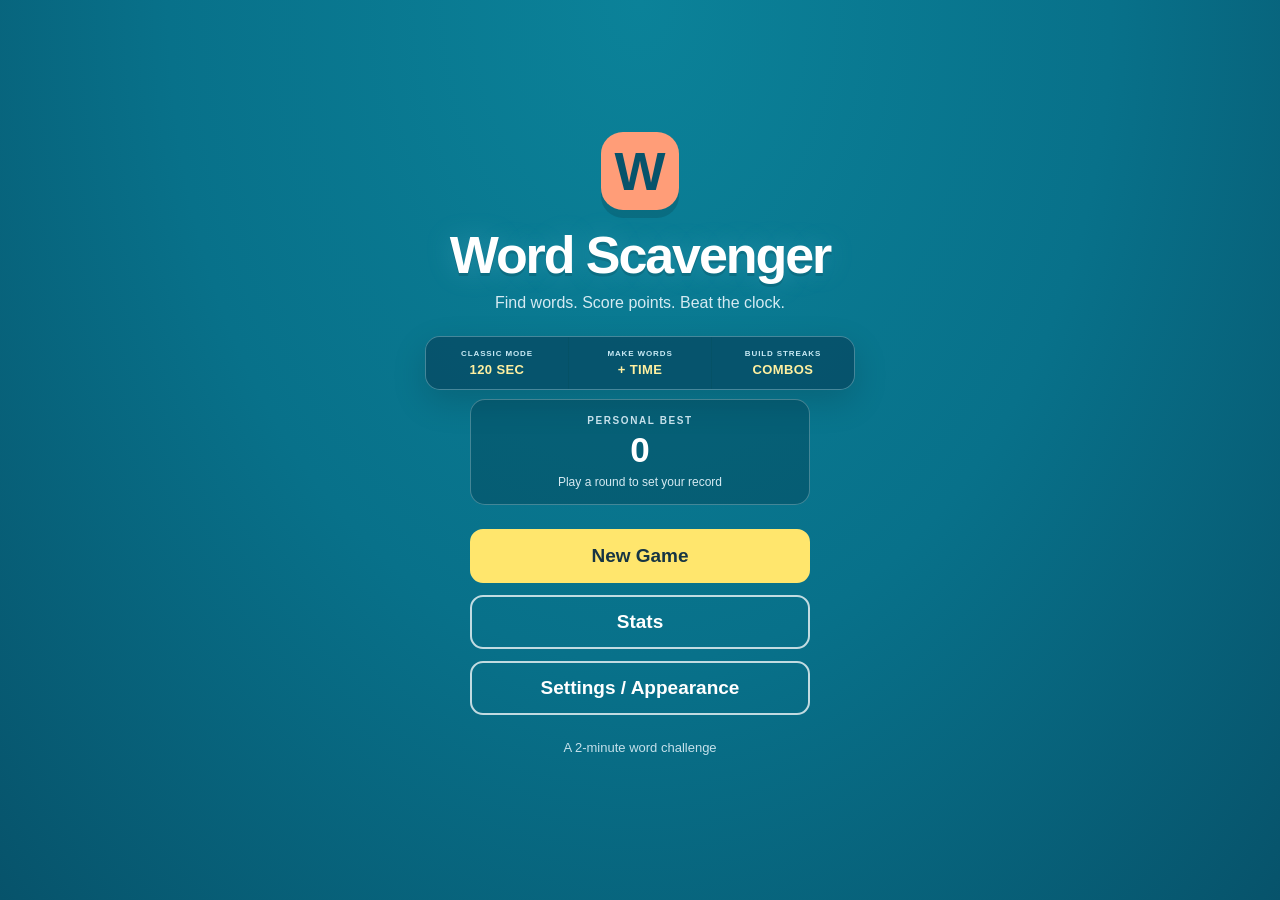
<file: index.html>
<!doctype html>
<html lang="en">
<head>
  <meta charset="utf-8">
  <meta name="viewport" content="width=device-width, initial-scale=1, viewport-fit=cover">
  <meta name="theme-color" content="#071b35">
  <meta name="description" content="Word Scavenger — find words, score points, and beat the clock.">
  <meta name="mobile-web-app-capable" content="yes">
  <meta name="apple-mobile-web-app-capable" content="yes">
  <meta name="apple-mobile-web-app-status-bar-style" content="black-translucent">
  <meta name="apple-mobile-web-app-title" content="Word Scavenger">
  <link rel="manifest" href="manifest.webmanifest">
  <link rel="icon" href="icons/icon-192.png" type="image/png">
  <link rel="apple-touch-icon" href="icons/icon-192.png">
  <title>Word Scavenger</title>
  <link rel="stylesheet" href="css/style.css">
  <script defer src="js/wordlist.js"></script>
  <script defer src="js/scoring-rules.js"></script>
  <script defer src="js/game-logic.js"></script>
  <script defer src="js/marble-bag.js"></script>
  <script defer src="js/game.js"></script>
  <script defer src="js/theme-toggle.js"></script>
  <script defer src="js/pwa-register.js"></script>
</head>
<body>
  <main class="app-shell">
    <section id="front-screen" class="screen front-screen" aria-label="Main menu">
      <div class="brand">
        <div class="brand-mark" aria-hidden="true">W</div>
        <h1>Word Scavenger</h1>
        <p>Find words. Score points. Beat the clock.</p>
      </div>
      <section class="classic-mode-card" aria-label="Classic Mode overview">
        <div><span>CLASSIC MODE</span><strong>120 SEC</strong></div>
        <div><span>MAKE WORDS</span><strong>+ TIME</strong></div>
        <div><span>BUILD STREAKS</span><strong>COMBOS</strong></div>
      </section>
      <section class="personal-best-panel" aria-label="Personal best">
        <span class="panel-label">PERSONAL BEST</span>
        <strong id="menu-best-score">0</strong>
        <span id="menu-best-detail">Play a round to set your record</span>
      </section>
      <div class="menu-actions">
        <button id="new-game-button" class="menu-button primary">New Game</button>
        <button id="stats-button" class="menu-button">Stats</button>
        <button id="settings-button" class="menu-button">Settings / Appearance</button>
      </div>
      <p class="menu-note">A 2-minute word challenge</p>

      <div id="round-power-overlay" class="modal-overlay" hidden>
        <section class="tutorial-card round-power-card" role="dialog" aria-modal="true" aria-labelledby="round-power-title">
          <p class="eyebrow">BEFORE YOU PLAY</p>
          <h2 id="round-power-title">Choose Your Round Power</h2>
          <p class="round-power-intro">Choose one special power for this round. Round Powers are mutually exclusive.</p>
          <div class="round-power-options" role="radiogroup" aria-label="Round Power">
            <button type="button" class="round-power-option is-selected" data-round-power="wild-letter" role="radio" aria-checked="true">
              <strong>Wild Letter</strong><span class="round-power-description">Transform one tile into any letter worth 1 point.</span><span class="round-power-charges">3 charges per round</span>
            </button>
            <button type="button" class="round-power-option" data-round-power="anchor-word" role="radio" aria-checked="false">
              <strong>Chain Protect</strong><span class="round-power-description">Protect 2–5 connected tiles while you wait for letters like S, ER, or ING to extend a word.</span><span class="round-power-charges">1 charge per round</span>
            </button>
          </div>
          <p id="round-power-status" class="round-power-status" aria-live="polite">Wild Letter selected · 3 charges per round.</p>
          <div class="tutorial-actions">
            <button id="round-power-start-button" class="menu-button primary" type="button">Start Round</button>
            <button id="round-power-cancel-button" class="menu-button" type="button">Cancel</button>
          </div>
        </section>
      </div>

      <div id="tutorial-overlay" class="modal-overlay" hidden>
        <section class="tutorial-card" role="dialog" aria-modal="true" aria-labelledby="tutorial-title">
          <p class="eyebrow">QUICK TUTORIAL</p>
          <h2 id="tutorial-title">How to play</h2>
          <ol class="tutorial-steps">
            <li><strong>Drag across letters</strong> to spell a word.</li>
            <li><strong>Release</strong> to submit it. Valid words score points and the used tiles refill.</li>
            <li><strong>Use bonus tiles</strong> for higher scores and extra time.</li>
            <li><strong>Build long words</strong> to trigger the gold Word Amplifier.</li>
            <li><strong>Find 5+ letter words</strong> to create extra bonus tiles: 5 letters grants 1, 6 letters grants 2, and 7+ letters grants up to 3.</li>
            <li><strong>Keep a streak alive</strong> to earn blue-and-gold Chrono Combo rewards.</li>
            <li><strong>Keep going</strong> until the timer reaches zero. Every valid word adds at least 2 seconds.</li>
          </ol>
          <div class="tutorial-actions">
            <button id="tutorial-start-button" class="menu-button primary">Start Game</button>
            <button id="tutorial-skip-button" class="menu-button">Skip Tutorial</button>
          </div>
        </section>
      </div>
    </section>

    <section id="stats-screen" class="screen stats-screen" hidden>
      <header class="screen-header">
        <button id="stats-back-button" class="small-button">← Menu</button>
        <h2>Stats</h2>
        <span class="header-spacer"></span>
      </header>
      <div class="stats-summary">
        <div class="stat-card"><span>Best Score</span><strong id="best-score">0</strong></div>
        <div class="stat-card"><span>Games Played</span><strong id="games-played">0</strong></div>
        <div class="stat-card"><span>Words Found</span><strong id="words-found">0</strong></div>
      </div>
      <section class="stats-list-section">
        <h3>Personal Records</h3>
        <div class="records-grid">
          <div class="record-card"><span>AVERAGE GAME SCORE</span><strong id="average-game-score">0</strong></div>
          <div class="record-card"><span>MOST WORDS IN A ROUND</span><strong id="best-round-words">0</strong></div>
          <div class="record-card"><span>LONGEST WORD</span><strong id="stats-longest-word">—</strong><small id="stats-longest-length">No record yet</small></div>
          <div class="record-card"><span>HIGHEST-SCORING WORD</span><strong id="stats-best-word">—</strong><small id="stats-best-word-score">No record yet</small></div>
        </div>
      </section>
      <section class="stats-list-section">
        <h3>Milestones</h3>
        <div id="achievement-grid" class="achievement-grid"></div>
      </section>
      <section class="stats-list-section">
        <h3>Recent Games</h3>
        <div id="round-history" class="round-history"><p class="empty-state">Complete a round to see your history.</p></div>
      </section>
      <section class="stats-list-section">
        <h3>Most Used Words</h3>
        <div id="word-stats" class="word-stats"><p class="empty-state">Play a game to start building your stats.</p></div>
      </section>
    </section>


    <section id="settings-screen" class="screen settings-screen" hidden>
      <header class="screen-header">
        <button id="settings-back-button" class="small-button">← Menu</button>
        <h2>Settings / Appearance</h2>
        <span class="header-spacer"></span>
      </header>
      <section class="appearance-card">
        <h3>Theme</h3>
        <p>Choose your preferred Word Scavenger color style.</p>
        <div class="theme-choice-row">
          <button id="theme-classic-choice" class="theme-choice" type="button">Classic<br><small>Dark Blue + Gold</small></button>
          <button id="theme-style2-choice" class="theme-choice" type="button">Style 2<br><small>Electric Blue + Gold</small></button>
        </div>
      </section>
    </section>

    <section id="game-screen" class="screen game-screen" hidden>
      <header class="game-header">
        <div class="timer-block"><span>TIME</span><strong id="countdown">02:00</strong><span id="time-bonus" class="time-bonus" aria-live="polite"></span></div>
        <button id="pause-button" class="pause-button" type="button" aria-label="Pause game" title="Pause game">Ⅱ</button>
        <div class="score-block"><span>SCORE</span><strong id="score">0</strong><span id="score-gain" class="score-gain" aria-live="polite"></span></div>
      </header>

      <div class="word-display" aria-live="polite">
        <div id="current-word" class="current-word">Find a word</div>
        <div id="word-feedback" class="word-feedback">Drag across letters to select them</div>
      </div>

      <div class="reward-feedback-row" aria-hidden="true"></div>

      <div id="combo-slot" class="combo-slot" aria-live="polite"></div>

      <div class="board-actions" aria-label="Board actions">
        <button id="wild-letter-action" class="board-action wild-letter-action" type="button" disabled>
          <span id="round-power-action-symbol" class="action-symbol" aria-hidden="true"><svg viewBox="0 0 24 24" width="1em" height="1em" fill="none" stroke="currentColor" stroke-width="2" stroke-linecap="round" stroke-linejoin="round" focusable="false"><path d="M12 2.8 14.7 8.4 21 9.3 16.5 13.7 17.6 20 12 17 6.4 20 7.5 13.7 3 9.3 9.3 8.4Z"/><path d="M18.8 2.5v3.2M17.2 4.1h3.2"/></svg></span><span class="action-copy"><strong id="round-power-action-label">WILD LETTER</strong><small id="wild-letter-hint">Choose a tile, then its letter</small></span><span id="wild-letter-count" class="action-count">0 / 3</span>
        </button>
        <button id="rotate-action" class="board-action rotate-action" type="button" disabled>
          <span class="action-symbol" aria-hidden="true">↻</span><span class="action-copy"><strong>ROTATE</strong><small>Turn board 90° clockwise</small></span><span id="rotate-count" class="action-count" aria-label="Unlimited uses" title="Unlimited uses">∞</span>
        </button>
        <button id="randomize-action" class="board-action randomize-action" type="button" disabled>
          <span class="action-symbol" aria-hidden="true">⤨</span><span class="action-copy"><strong>RANDOMIZE</strong><small id="randomize-hint">Earn charges every 5 correct words</small></span><span id="randomize-count" class="action-count">0 / 5</span>
        </button>
        <button id="bomb-action" class="board-action bomb-action" type="button" disabled>
          <span class="action-symbol" aria-hidden="true">✹</span><span class="action-copy"><strong>BOMB</strong><small id="bomb-hint">Earn every 10 words or a 6-letter word</small></span><span id="bomb-count" class="action-count">0 / 3</span>
        </button>
        <button id="swap-action" class="board-action swap-action" type="button" disabled>
          <span class="action-symbol" aria-hidden="true">⇄</span><span class="action-copy"><strong>SWAP</strong><small id="swap-hint">Earn every 15 words or a 7-letter word</small></span><span id="swap-count" class="action-count">0 / 3</span>
        </button>
      </div>
      <div class="board-stage">
        <div id="board" class="board" role="group" aria-label="5 by 5 letter board"></div>
        <svg id="selection-trace" class="selection-trace" aria-hidden="true"></svg>
      </div>

      <div class="game-footer">
        <div class="last-score-line" hidden="true"><span>Last word</span><strong id="last-word">—</strong><span class="last-points" id="last-points">+0</span></div>
      </div>

      <div id="pause-overlay" class="modal-overlay pause-overlay" hidden>
        <section class="pause-card" role="dialog" aria-modal="true" aria-labelledby="pause-title">
          <p class="eyebrow">ROUND PAUSED</p>
          <h2 id="pause-title">Take a breather</h2>
          <button id="resume-button" class="menu-button primary" type="button">Resume</button>
          <button id="bag-inspector-toggle" class="menu-button" type="button" aria-expanded="false">Marble Bag Diagnostics</button>
          <section id="bag-inspector" class="bag-inspector" hidden aria-label="Live Marble Bag diagnostics">
            <p class="bag-inspector-note">Read-only Board & Marble Bag preview. Probabilities are based on remaining entries; depleted bags replenish only when the next draw is requested. Opening this panel never draws, shuffles, or replenishes a bag.</p>
            <section class="diagnostic-section" aria-labelledby="initial-draw-heading">
              <h3 id="initial-draw-heading">1. Initial Board Generation</h3>
              <p class="diagnostic-section-note">Five overlapping 3×3 generation stages. Counts summarize each stage; no per-letter history is shown.</p>
              <div id="initial-draw-summary" class="diagnostic-summary"></div>
            </section>
            <section class="diagnostic-section" aria-labelledby="recent-balance-heading">
              <h3 id="recent-balance-heading">2. Recent Local Balance</h3>
              <p class="diagnostic-section-note">One aggregate summary of the latest complete refill operation, including every affected region.</p>
              <div id="recent-balance-summary" class="diagnostic-summary"></div>
            </section>
            <section class="diagnostic-section" aria-labelledby="live-bags-heading">
              <div class="bag-inspector-heading"><h3 id="live-bags-heading">3. Original Marble Bags Summary</h3><button id="bag-inspector-refresh" type="button" class="small-button">Refresh view</button></div>
              <div id="bag-inspector-board-summary" class="bag-inspector-board-summary"></div>
              <div id="bag-inspector-last-draw" class="bag-inspector-last-draw"></div>
            </section>
            <div id="bag-inspector-content" class="bag-inspector-content"></div>
          </section>
          <button id="game-menu-button" class="menu-button" type="button">← Main Menu</button>
        </section>
      </div>

      <div id="countdown-overlay" class="countdown-overlay" hidden aria-live="assertive">
        <strong id="countdown-number">3</strong>
        <span>Get ready!</span>
      </div>

      <div id="game-over" class="game-over-overlay" hidden>
        <div class="game-over-card">
          <p class="eyebrow">ROUND COMPLETE</p>
          <h2>Time's up!</h2>
          <p>Your score</p>
          <strong id="final-score">0</strong>
          <p id="personal-best-message" class="personal-best-message" hidden>NEW PERSONAL BEST!</p>
          <div class="results-stats">
            <div class="result-stat"><span>WORDS FOUND</span><strong id="result-words">0</strong></div>
            <div class="result-stat"><span>LONGEST WORD</span><strong id="result-longest-word">—</strong><small id="result-longest-length">0 letters</small></div>
            <div class="result-stat"><span>HIGHEST WORD SCORE</span><strong id="result-highest-word">—</strong><small id="result-highest-points">0 points</small></div>
            <div class="result-stat"><span>AVERAGE POINTS / WORD</span><strong id="result-average-score">0</strong><small>Points per valid word</small></div>
          </div>
          <section class="round-breakdown" aria-label="Round score breakdown">
            <h3>Score breakdown</h3>
            <div><span>Words and tile bonuses</span><strong id="result-word-score">0</strong></div>
            <div><span>Word Amplifier</span><strong id="result-amplifier-score">+0</strong></div>
            <div><span>Chrono Combo</span><strong id="result-combo-score">+0</strong></div>
            <div><span>Time earned</span><strong id="result-time-earned">+0s</strong></div>
            <div><span>Highest combo</span><strong id="result-highest-combo">×0</strong></div>
          </section>
          <p id="result-milestones" class="result-milestones" hidden></p>
          <p id="personal-best-comparison" class="personal-best-comparison">Previous personal best: 0</p>
          <div class="game-over-actions">
            <button id="play-again-button" class="menu-button primary">Play Again</button>
            <button id="results-menu-button" class="menu-button">Main Menu</button>
          </div>
        </div>
      </div>
    </section>
  </main>
</body>
</html>
</file>
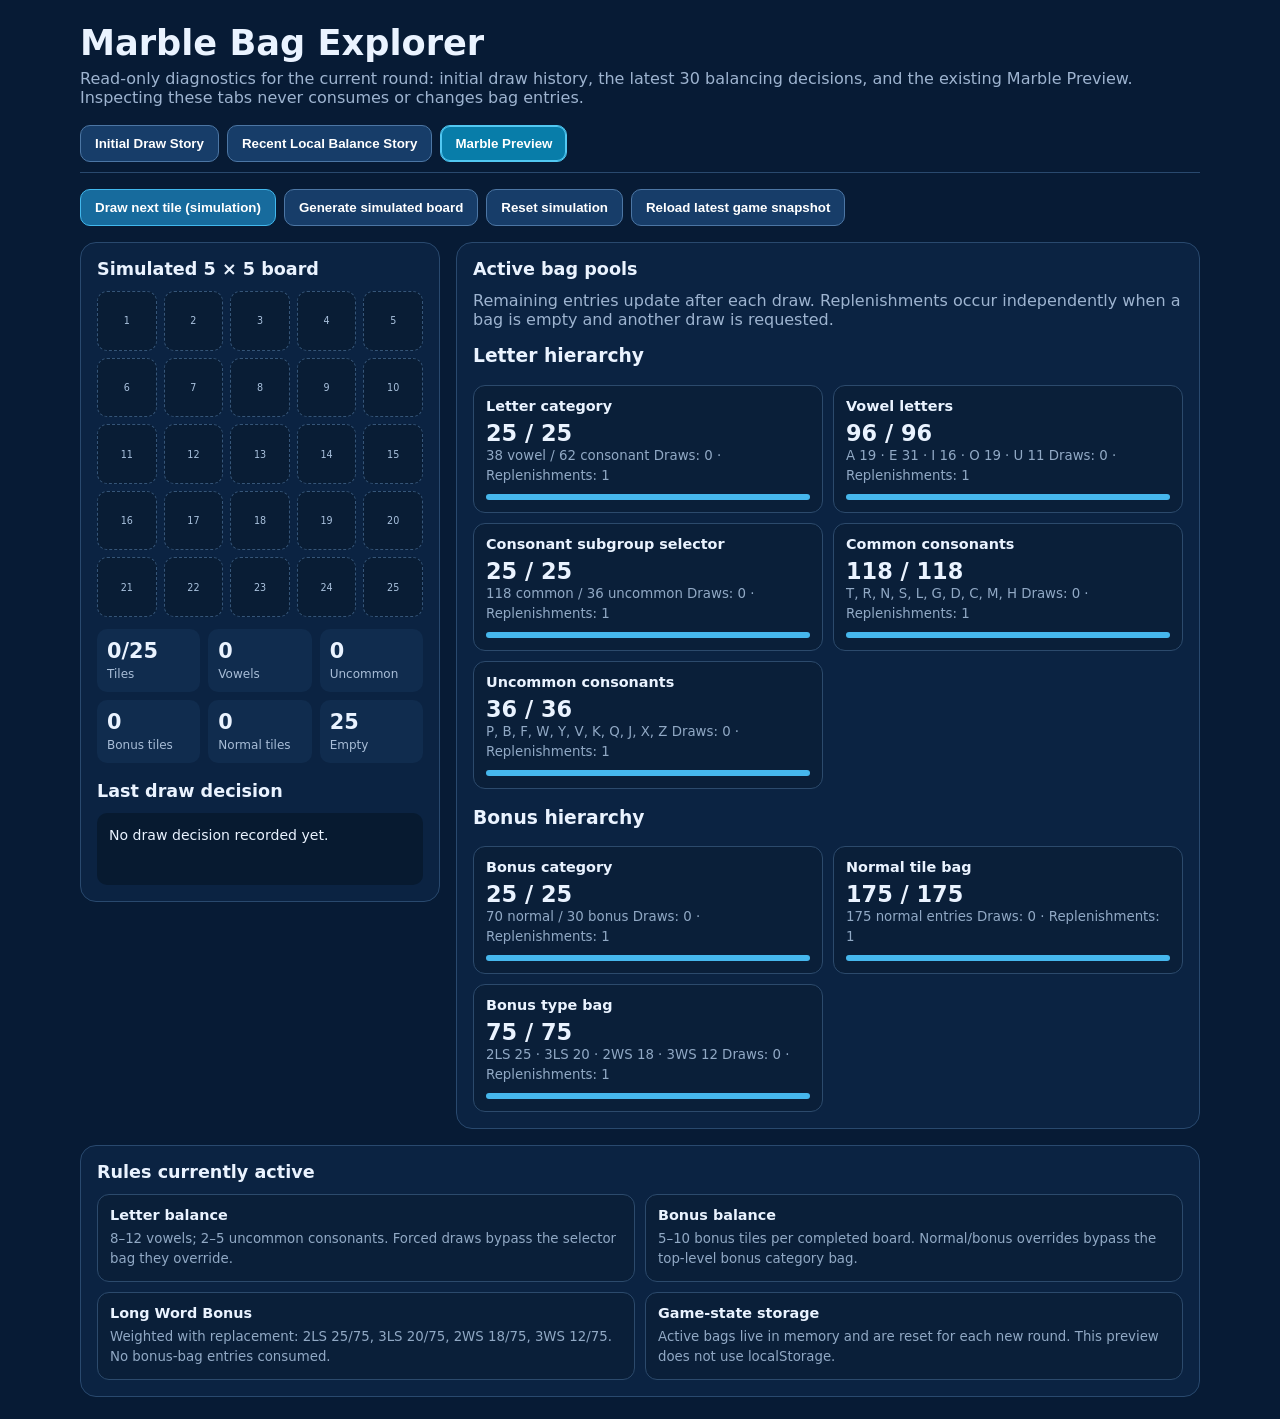
<file: marble-bag-preview.html>
<!doctype html>
<html lang="en">
<head>
  <meta charset="utf-8">
  <meta name="viewport" content="width=device-width, initial-scale=1">
  <meta name="theme-color" content="#071b35">
  <title>Word Scavenger — Marble Bag Preview</title>
  <style>
    :root { color-scheme: dark; font-family: system-ui, -apple-system, Segoe UI, sans-serif; background: #071b35; color: #eaf3ff; }
    * { box-sizing: border-box; }
    body { margin: 0; padding: 22px; }
    main { max-width: 1120px; margin: 0 auto; }
    h1, h2, h3, p { margin-top: 0; }
    h1 { margin-bottom: 6px; font-size: clamp(1.6rem, 4vw, 2.2rem); }
    h2 { font-size: 1.1rem; margin-bottom: 12px; }
    .muted { color: #9eb4d0; }
    .panel { border: 1px solid #29496e; background: #0b2342; border-radius: 16px; padding: 16px; margin-top: 16px; }
    .controls { display: flex; gap: 8px; flex-wrap: wrap; margin-top: 16px; }
    button { cursor: pointer; border: 1px solid #4c76a4; border-radius: 10px; padding: 10px 14px; color: #fff; background: #173d69; font-weight: 700; }
    button.primary { background: #176b9d; border-color: #42b8ed; }
    button:hover { filter: brightness(1.13); }
    .layout { display: grid; grid-template-columns: minmax(270px, 360px) minmax(0, 1fr); gap: 16px; align-items: start; }
    .board { display: grid; grid-template-columns: repeat(5, minmax(0, 1fr)); gap: 7px; }
    .tile { aspect-ratio: 1; min-width: 0; display: flex; flex-direction: column; align-items: center; justify-content: center; border: 1px solid #355578; border-radius: 10px; background: #102b4c; position: relative; }
    .tile.empty { border-style: dashed; background: #091d35; color: #57718e; }
    .letter { font-size: clamp(1.05rem, 3vw, 1.7rem); line-height: 1.1; font-weight: 900; }
    .bonus { position: absolute; right: 4px; top: 3px; font-size: .62rem; font-weight: 900; color: #ffdf70; }
    .value { font-size: .6rem; color: #a9c1dd; }
    .tile.b2ls { background: #174e60; border-color: #2bb6c9; }
    .tile.b3ls { background: #145d4b; border-color: #43d69a; }
    .tile.b2ws { background: #60421b; border-color: #e6a53c; }
    .tile.b3ws { background: #633047; border-color: #f179b2; }
    .metrics { display: grid; grid-template-columns: repeat(3, minmax(0, 1fr)); gap: 8px; margin-top: 12px; }
    .metric { border-radius: 10px; padding: 10px; background: #102c4e; }
    .metric strong { display: block; font-size: 1.3rem; }
    .metric span { font-size: .75rem; color: #a8bdd7; }
    .bags { display: grid; grid-template-columns: repeat(2, minmax(0, 1fr)); gap: 10px; }
    .bag { border: 1px solid #2c4a6c; border-radius: 12px; padding: 12px; background: #0a1f39; }
    .bag h3 { font-size: .9rem; margin-bottom: 6px; }
    .bag .count { font-size: 1.4rem; font-weight: 900; }
    .bag small { display: block; color: #91a9c5; line-height: 1.5; }
    .progress { height: 6px; background: #1a3554; border-radius: 99px; overflow: hidden; margin-top: 8px; }
    .progress span { display: block; height: 100%; background: #46b7ed; width: 0; }
    .draw-log { border-radius: 10px; background: #071a30; padding: 12px; min-height: 72px; white-space: pre-wrap; overflow-wrap: anywhere; font-size: .88rem; line-height: 1.5; }
    .snapshot-banner { border: 1px solid #4f8c65; background: #102f2b; border-radius: 12px; padding: 12px 14px; margin-top: 16px; }
    .snapshot-banner strong { color: #9ce6b0; }
    .snapshot-banner.stale { border-color: #876a35; background: #302818; }
    .snapshot-banner.stale strong { color: #f5d28a; }
    .tabbar { display:flex; gap:8px; flex-wrap:wrap; margin:18px 0 8px; border-bottom:1px solid #29496e; padding-bottom:10px; }
    .tabbar button[aria-selected="true"] { background:#087da9; border-color:#52c8f2; box-shadow:0 0 0 1px #52c8f2 inset; }
    .tab-panel[hidden] { display:none; }
    .story-list { display:grid; gap:10px; }
    .story-card { border:1px solid #2c4a6c; border-radius:12px; padding:12px; background:#0a1f39; }
    .story-card summary { cursor:pointer; font-weight:800; }
    .story-meta { color:#9eb4d0; font-size:.78rem; margin:6px 0; }
    .story-detail { white-space:pre-wrap; overflow-wrap:anywhere; font-size:.84rem; line-height:1.55; color:#d7e7fa; margin-top:10px; }
    .status { display:inline-block; border-radius:99px; padding:3px 8px; background:#173d69; color:#c9eaff; font-size:.7rem; font-weight:800; margin-left:6px; }
    .empty-story { border:1px dashed #426080; border-radius:12px; padding:18px; color:#9eb4d0; text-align:center; }
    @media (max-width: 760px) { body { padding: 12px; } .layout { grid-template-columns: 1fr; } .bags { grid-template-columns: repeat(2, minmax(0, 1fr)); } }
    @media (max-width: 390px) { .bags { grid-template-columns: 1fr; } .panel { padding: 12px; } }

    .story-region-wrap{margin:12px 0;padding:12px;border:1px solid #294c76;border-radius:14px;background:linear-gradient(145deg,#102b4b,#0a1e36)}
    .story-region-title{font-weight:750;text-transform:capitalize;margin-bottom:9px;color:#eaf3ff}
    .story-region-grid{display:grid;grid-template-columns:repeat(3,minmax(0,1fr));gap:6px;max-width:340px}
    .story-region-cell{aspect-ratio:1.18;display:flex;flex-direction:column;align-items:center;justify-content:center;border:1px solid #40516a;border-radius:9px;background:#26364a;color:#eaf3ff;min-width:0}
    .story-region-cell strong{font-size:clamp(1.05rem,4vw,1.5rem);line-height:1.1}
    .story-region-cell small{font-size:.55rem;letter-spacing:.04em;color:#b8c6d8;margin-top:3px}
    .story-region-cell.is-drawn{background:#123e70;border-color:#38a2ff;box-shadow:inset 0 0 0 1px #38a2ff}
    .story-region-cell.is-protected{background:#59451d;border-color:#e5b94b}
    .story-region-legend{font-size:.72rem;color:#aebed2;margin-top:8px}
    .story-card summary{display:flex;align-items:center;gap:8px;flex-wrap:wrap}
    .story-card summary .status{margin-left:auto}
    @media(max-width:500px){.story-region-grid{max-width:100%;gap:4px}.story-region-cell{border-radius:7px}}

  </style>
  <script src="js/marble-bag.js"></script>
</head>
<body>
<main>
  <h1>Marble Bag Explorer</h1>
  <p class="muted">Read-only diagnostics for the current round: initial draw history, the latest 30 balancing decisions, and the existing Marble Preview. Inspecting these tabs never consumes or changes bag entries.</p>
  <div class="tabbar" role="tablist" aria-label="Marble Preview views">
    <button type="button" role="tab" id="tab-initial" aria-selected="false" aria-controls="panel-initial">Initial Draw Story</button>
    <button type="button" role="tab" id="tab-recent" aria-selected="false" aria-controls="panel-recent">Recent Local Balance Story</button>
    <button type="button" role="tab" id="tab-preview" aria-selected="true" aria-controls="panel-preview">Marble Preview</button>
  </div>
  <section class="panel tab-panel" id="panel-initial" role="tabpanel" hidden>
    <h2>Initial Draw Story</h2><p class="muted">Generation decisions for the current round, in draw order. This is recorded game history, not a reconstructed simulation.</p>
    <div id="initial-story" class="story-list"><div class="empty-story">No initial draw history is available. Start a new round, then reload this preview.</div></div>
  </section>
  <section class="panel tab-panel" id="panel-recent" role="tabpanel" hidden>
    <h2>Recent Local Balance Story</h2><p class="muted">The latest 30 actual balance decisions, newest first. Expand an entry to inspect candidate outcome, attempts, affected regions, and before/after counts.</p>
    <div id="recent-story" class="story-list"><div class="empty-story">No recent balance decisions are available yet.</div></div>
  </section>
  <div class="tab-panel" id="panel-preview" role="tabpanel">
  <div class="controls">
    <button class="primary" id="draw-next">Draw next tile (simulation)</button>
    <button id="generate-board">Generate simulated board</button>
    <button id="new-round">Reset simulation</button>
    <button id="load-game-snapshot">Reload latest game snapshot</button>
  </div>
  <div id="snapshot-banner" class="snapshot-banner" hidden></div>
  <div class="layout">
    <section class="panel">
      <h2 id="board-heading">Projected 5 × 5 board</h2>
      <div id="board" class="board" aria-label="Marble Bag preview board"></div>
      <div class="metrics" id="metrics"></div>
      <h2 style="margin-top:18px">Last draw decision</h2>
      <div class="draw-log" id="draw-log">Draw a tile to inspect which bags were used.</div>
    </section>
    <section class="panel">
      <h2>Active bag pools</h2>
      <p class="muted">Remaining entries update after each draw. Replenishments occur independently when a bag is empty and another draw is requested.</p>
      <h3>Letter hierarchy</h3>
      <div class="bags" id="letter-bags"></div>
      <h3 style="margin-top:18px">Bonus hierarchy</h3>
      <div class="bags" id="bonus-bags"></div>
    </section>
  </div>
  <section class="panel">
    <h2>Rules currently active</h2>
    <div class="bags">
      <div class="bag"><h3>Letter balance</h3><small>8–12 vowels; 2–5 uncommon consonants. Forced draws bypass the selector bag they override.</small></div>
      <div class="bag"><h3>Bonus balance</h3><small>5–10 bonus tiles per completed board. Normal/bonus overrides bypass the top-level bonus category bag.</small></div>
      <div class="bag"><h3>Long Word Bonus</h3><small>Weighted with replacement: 2LS 25/75, 3LS 20/75, 2WS 18/75, 3WS 12/75. No bonus-bag entries consumed.</small></div>
      <div class="bag"><h3>Game-state storage</h3><small>Active bags live in memory and are reset for each new round. This preview does not use localStorage.</small></div>
    </div>
  </section>
  </div>
</main>
<script>
  (() => {
    'use strict';
    const engine = window.WordMarbleBag.createEngine();
    let tiles = Array(25).fill(null);
    let nextIndex = 0;
    let gameSnapshot = null;
    let showingGameSnapshot = false;
    const SNAPSHOT_KEY = 'wordScavengerMarbleBagDebugSnapshot';
    const $ = (id) => document.getElementById(id);
    const letterBags = [
      ['letterCategory', 'Letter category', '38 vowel / 62 consonant'],
      ['vowelLetters', 'Vowel letters', 'A 19 · E 31 · I 16 · O 19 · U 11'],
      ['consonantGroup', 'Consonant subgroup selector', '118 common / 36 uncommon'],
      ['commonLetters', 'Common consonants', 'T, R, N, S, L, G, D, C, M, H'],
      ['uncommonLetters', 'Uncommon consonants', 'P, B, F, W, Y, V, K, Q, J, X, Z']
    ];
    const bonusBags = [
      ['bonusCategory', 'Bonus category', '70 normal / 30 bonus'],
      ['normalTiles', 'Normal tile bag', '175 normal entries'],
      ['bonusTypes', 'Bonus type bag', '2LS 25 · 3LS 20 · 2WS 18 · 3WS 12']
    ];
    function tileClass(bonus) { return ({ '2LS': 'b2ls', '3LS': 'b3ls', '2WS': 'b2ws', '3WS': 'b3ws' })[bonus] || ''; }
    function drawLog(last = engine.getLastDraw()) {
      if (!last || (!last.letter && !last.bonus)) { $('draw-log').textContent = 'No draw decision recorded yet.'; return; }
      const letter = last.letter;
      const bonus = last.bonus;
      const lines = [];
      if (letter) {
        lines.push(`Letter: ${letter.letter} (${letter.category})`);
        lines.push(`  category source: ${letter.categorySource}`);
        if (letter.group) lines.push(`  consonant subgroup: ${letter.group} (${letter.groupSource})`);
      }
      if (bonus) {
        lines.push(`Bonus: ${bonus.type}`);
        lines.push(`  category source: ${bonus.categorySource}`);
        lines.push(`  type source: ${bonus.typeSource}`);
      }
      $('draw-log').textContent = lines.join('\n');
    }
    function renderBoard(boardTiles = tiles) {
      const board = $('board');
      board.replaceChildren();
      boardTiles.forEach((tile, index) => {
        const cell = document.createElement('div');
        cell.className = `tile ${tile ? tileClass(tile.bonus) : 'empty'}`;
        if (tile) {
          const letter = document.createElement('span'); letter.className = 'letter'; letter.textContent = tile.letter;
          const value = document.createElement('span'); value.className = 'value'; value.textContent = tile.bonus === 'NO' ? 'normal' : 'bonus';
          cell.append(letter, value);
          if (tile.bonus !== 'NO') { const mark = document.createElement('span'); mark.className = 'bonus'; mark.textContent = tile.bonus; cell.append(mark); }
        } else {
          const placeholder = document.createElement('span'); placeholder.textContent = String(index + 1); placeholder.className = 'value'; cell.append(placeholder);
        }
        board.append(cell);
      });
      const filled = boardTiles.filter(Boolean);
      const vowels = filled.filter((t) => 'AEIOU'.includes(String(t.letter || '').toUpperCase())).length;
      const uncommon = filled.filter((t) => 'PBFWYVKQJXZ'.includes(String(t.letter || '').toUpperCase())).length;
      const bonuses = filled.filter((t) => t.bonus !== 'NO' && !t.isWildLetter).length;
      $('metrics').innerHTML = '';
      [['Tiles', `${filled.length}/25`], ['Vowels', vowels], ['Uncommon', uncommon], ['Bonus tiles', bonuses], ['Normal tiles', filled.length - bonuses], ['Empty', 25 - filled.length]].forEach(([label, value]) => {
        const item = document.createElement('div'); item.className = 'metric';
        const strong = document.createElement('strong'); strong.textContent = value;
        const span = document.createElement('span'); span.textContent = label;
        item.append(strong, span); $('metrics').append(item);
      });
    }
    function renderBags(containerId, definitions, state) {
      const container = $(containerId); container.replaceChildren();
      definitions.forEach(([key, title, description]) => {
        const data = state[key];
        const card = document.createElement('div'); card.className = 'bag';
        const heading = document.createElement('h3'); heading.textContent = title;
        const count = document.createElement('div'); count.className = 'count'; count.textContent = `${data.remaining} / ${data.size}`;
        const detail = document.createElement('small'); detail.textContent = `${description}\nDraws: ${data.draws} · Replenishments: ${data.replenishments}`;
        const progress = document.createElement('div'); progress.className = 'progress';
        const bar = document.createElement('span'); bar.style.width = `${data.size ? (data.remaining / data.size) * 100 : 0}%`; progress.append(bar);
        card.append(heading, count, detail, progress); container.append(card);
      });
    }
    function safeText(value) { return value === undefined || value === null ? '—' : String(value); }
    function renderStoryList(containerId, events, kind) {
      const container = $(containerId); container.replaceChildren();
      if (!Array.isArray(events) || !events.length) {
        const empty = document.createElement('div'); empty.className = 'empty-story';
        empty.textContent = kind === 'initial' ? 'No initial draw history is available. Start a new round, then reload this preview.' : 'No recent balance decisions are available yet.';
        container.append(empty); return;
      }
      events.forEach((event, index) => {
        const card = document.createElement('details'); card.className = 'story-card';
        const summary = document.createElement('summary');
        const operation = safeText(event.operation || event.phase || 'Draw');
        const position = Number.isInteger(event.position) ? ` · Row ${Math.floor(event.position / 5) + 1}, Col ${(event.position % 5) + 1}` : '';
        summary.textContent = `${kind === 'initial' ? `Draw ${event.sequence || index + 1}` : new Date(event.at || Date.now()).toLocaleTimeString()} · ${operation}${position}`;
        const status = document.createElement('span'); status.className = 'status'; status.textContent = event.relaxed ? 'LOCAL RELAXED' : (event.rejected ? 'RETRIED' : 'ACCEPTED'); summary.append(status);
        const meta = document.createElement('div'); meta.className = 'story-meta';
        meta.textContent = `${event.accepted === false || event.relaxed ? 'Local constraint not met' : 'Validation passed'} · Attempts: ${safeText(event.attempt || event.attempts)} · Rejected: ${safeText(event.rejected)}`;
        const detail = document.createElement('div'); detail.className = 'story-detail';
        const regionNames = ['top-left','top-right','center','bottom-left','bottom-right'];
        const regionCells = {
          'top-left':[0,1,2,5,6,7,10,11,12],
          'top-right':[2,3,4,7,8,9,12,13,14],
          'center':[6,7,8,11,12,13,16,17,18],
          'bottom-left':[10,11,12,15,16,17,20,21,22],
          'bottom-right':[12,13,14,17,18,19,22,23,24]
        };
        const boardSnapshot = Array.isArray(event.boardSnapshot) ? event.boardSnapshot : null;
        const regionName = String(event.region || event.phase || (event.affectedRegions?.length ? regionNames[event.affectedRegions[0]-1] : ''));
        const cells = regionCells[regionName];
        if (boardSnapshot && cells) {
          const visual = document.createElement('div'); visual.className = 'story-region-wrap';
          const visualTitle = document.createElement('div'); visualTitle.className = 'story-region-title';
          visualTitle.textContent = `${regionName.replace('-', ' ')} · 3 × 3`;
          const grid = document.createElement('div'); grid.className = 'story-region-grid';
          const drawn = new Set(event.drawnPositions || event.positions || (Number.isInteger(event.position) ? [event.position] : []));
          const protectedSet = new Set(event.protectedPositions || []);
          cells.forEach((boardIndex) => {
            const tile = boardSnapshot[boardIndex];
            const cell = document.createElement('div');
            cell.className = 'story-region-cell' + (drawn.has(boardIndex) ? ' is-drawn' : (protectedSet.has(boardIndex) ? ' is-protected' : ''));
            const letter = document.createElement('strong'); letter.textContent = tile?.letter || '·';
            const row = document.createElement('small'); row.textContent = drawn.has(boardIndex) ? 'DRAWN' : (protectedSet.has(boardIndex) ? 'LOCKED' : 'KEPT');
            cell.append(letter,row); grid.append(cell);
          });
          visual.append(visualTitle,grid);
          const legend = document.createElement('div'); legend.className = 'story-region-legend';
          legend.textContent = 'Blue: newly drawn · Gold: protected/shared · Grey: unchanged';
          visual.append(legend); card.append(visual);
        }
        const localBefore = Array.isArray(event.localBefore) ? event.localBefore.map((v,i)=>`R${i+1}:${v}`).join('  ') : '—';
        const localAfter = Array.isArray(event.localAfter) ? event.localAfter.map((v,i)=>`R${i+1}:${v}`).join('  ') : '—';
        const draw = event.draw || {};
        const lines = [
          `Affected regions: ${(event.affectedRegions || []).map((n)=>`R${n}`).join(', ') || '—'}`,
          `Local vowels before: ${localBefore}`,
          `Local vowels after:  ${localAfter}`,
          `Global before: ${event.globalBefore ? `${event.globalBefore.vowels} vowels / ${event.globalBefore.uncommon} uncommon` : '—'}`,
          `Global after:  ${event.globalAfter ? `${event.globalAfter.vowels} vowels / ${event.globalAfter.uncommon} uncommon` : '—'}`,
          `Rejected candidates: ${(event.rejectedCandidates || []).map((candidate) => `${candidate.letter} — ${candidate.reason}`).join('; ') || 'None recorded'}`,
          `Accepted letter: ${safeText(event.acceptedLetter)}`,
          `Draw source: ${draw.letter ? `${draw.letter.categorySource}; ${draw.letter.groupSource || draw.letter.group || 'letter bag'}; ${draw.letter.letterCapSource || ''}` : '—'}`,
          `Bag restoration: ${event.rejected ? 'Rejected candidates restored before retry' : 'No rejected candidate restoration recorded'}`
        ];
        detail.textContent = lines.join('\n');
        card.append(summary, meta, detail); container.append(card);
      });
    }
    function showTab(name) {
      ['initial','recent','preview'].forEach((tab) => {
        const active = tab === name;
        $(`tab-${tab}`).setAttribute('aria-selected', String(active));
        $(`tab-${tab}`).tabIndex = active ? 0 : -1;
        $(`panel-${tab}`).hidden = !active;
      });
    }
    ['initial','recent','preview'].forEach((tab) => $(`tab-${tab}`).addEventListener('click', () => showTab(tab)));

    function loadSnapshot() {
      try {
        const raw = localStorage.getItem(SNAPSHOT_KEY);
        const parsed = raw ? JSON.parse(raw) : null;
        gameSnapshot = parsed && parsed.version === 1 && Array.isArray(parsed.board) && parsed.bags ? parsed : null;
      } catch (error) { gameSnapshot = null; }
      showingGameSnapshot = Boolean(gameSnapshot);
      render();
    }
    function render() {
      renderStoryList('initial-story', gameSnapshot?.initialDrawStory || [], 'initial');
      renderStoryList('recent-story', gameSnapshot?.recentBalanceStory || [], 'recent');
      const banner = $('snapshot-banner');
      if (showingGameSnapshot && gameSnapshot) {
        const stamp = new Date(gameSnapshot.updatedAt);
        const validStamp = !Number.isNaN(stamp.getTime());
        banner.hidden = false;
        banner.classList.toggle('stale', validStamp && Date.now() - stamp.getTime() > 5 * 60 * 1000);
        banner.innerHTML = `<strong>Showing latest saved game snapshot</strong><br><span class="muted">Updated ${validStamp ? stamp.toLocaleString() : 'at an unknown time'} · ${gameSnapshot.roundActive ? (gameSnapshot.isPaused ? 'Round paused' : 'Round active') : 'Round not active'}. Refresh this page after playing to load the newest snapshot. This is a read-only snapshot, not a live connection.</span>`;
        renderBoard(gameSnapshot.board);
        const filled = gameSnapshot.board.filter(Boolean);
        const vowels = filled.filter((t) => 'AEIOU'.includes(String(t.letter || '').toUpperCase())).length;
        const uncommon = filled.filter((t) => 'PBFWYVKQJXZ'.includes(String(t.letter || '').toUpperCase())).length;
        const bonuses = filled.filter((t) => t.bonus !== 'NO' && !t.isWildLetter).length;
        $('metrics').innerHTML = '';
        [['Tiles', `${filled.length}/25`], ['Vowels', vowels], ['Uncommon', uncommon], ['Bonus tiles', bonuses], ['Normal tiles', filled.length - bonuses], ['Empty', 25 - filled.length]].forEach(([label, value]) => {
          const item = document.createElement('div'); item.className = 'metric';
          const strong = document.createElement('strong'); strong.textContent = value;
          const span = document.createElement('span'); span.textContent = label;
          item.append(strong, span); $('metrics').append(item);
        });
        renderBags('letter-bags', letterBags, gameSnapshot.bags);
        renderBags('bonus-bags', bonusBags, gameSnapshot.bags);
        drawLog(gameSnapshot.lastDraw);
        $('board-heading').textContent = 'Current game board snapshot';
        $('draw-heading').textContent = 'Last recorded bag draw';
        $('draw-next').disabled = false;
        return;
      }
      banner.hidden = true;
      renderBoard();
      const state = engine.getState();
      renderBags('letter-bags', letterBags, state);
      renderBags('bonus-bags', bonusBags, state);
      drawLog();
      $('board-heading').textContent = 'Simulated 5 × 5 board';
      $('draw-heading').textContent = 'Last simulated draw decision';
      $('draw-next').disabled = nextIndex >= 25;
    }
    function startSimulationIfNeeded() {
      if (showingGameSnapshot) {
        showingGameSnapshot = false;
        engine.reset();
        tiles = Array(25).fill(null);
        nextIndex = 0;
      }
    }
    function drawNext() {
      startSimulationIfNeeded();
      if (nextIndex >= 25) return;
      tiles[nextIndex] = engine.generateTile(tiles, nextIndex);
      nextIndex += 1;
      render();
    }
    function reset() {
      showingGameSnapshot = false;
      engine.reset();
      tiles = Array(25).fill(null);
      nextIndex = 0;
      render();
    }
    $('draw-next').addEventListener('click', drawNext);
    $('generate-board').addEventListener('click', () => { startSimulationIfNeeded(); while (nextIndex < 25) drawNext(); });
    $('new-round').addEventListener('click', reset);
    $('load-game-snapshot').addEventListener('click', loadSnapshot);
    loadSnapshot();
  })();
</script>
</body>
</html>
</file>
<file: css/style.css>
:root {
  color-scheme: light;
  --ocean: #071b35;
  --ocean-dark: #06162b;
  --salmon: #12345b;
  --tile-text: #F5FAFF;
  --panel: #f5f8fa;
  --ink: #102b3a;
  --muted: #607784;
  --tile-gap: clamp(4px, 1.1vw, 9px);
}

* { box-sizing: border-box; }
html, body { margin: 0; min-height: 100%; }
body {
  background: radial-gradient(circle at 20% 10%, #15395d 0, var(--ocean) 38%, #020b18 100%);
  color: white;
  font-family: Calibri, Verdana, Arial, sans-serif;
  -webkit-user-select: none;
  user-select: none;
  -webkit-tap-highlight-color: transparent;
}
button { font: inherit; cursor: pointer; }
button:focus-visible { outline: 3px solid #ffe66d; outline-offset: 3px; }
[hidden] { display: none !important; }
.app-shell { min-height: 100svh; width: 100%; }
.screen { min-height: 100svh; width: 100%; }
.front-screen {
  display: flex; flex-direction: column; align-items: center; justify-content: center;
  padding: 28px 20px; text-align: center;
  background: radial-gradient(ellipse at top, #15395d 0%, var(--ocean) 55%, #020b18 100%);
}
.brand { margin-bottom: 36px; }
.brand-mark {
  width: 78px; height: 78px; margin: 0 auto 15px; border-radius: 22px;
  display: grid; place-items: center; background: var(--salmon); color: var(--ocean-dark);
  font-size: 54px; line-height: 1; font-weight: 900; box-shadow: 0 8px 0 rgba(0,0,0,.13);
}
.brand h1 { margin: 0; font-size: clamp(32px, 7vw, 52px); letter-spacing: -.04em; text-shadow: 0 3px 0 rgba(0,0,0,.12), 0 0 28px rgba(149,232,255,.22); }
.brand p { margin: 9px 0 0; color: #d5eaf2; font-size: 16px; }
.menu-actions { display: grid; gap: 12px; width: min(340px, 88vw); }
.menu-button {
  min-height: 54px; padding: 12px 20px; border: 2px solid rgba(255,255,255,.75);
  border-radius: 13px; background: transparent; color: white; font-size: 19px; font-weight: 800;
  transition: transform .12s ease, filter .12s ease;
}
.menu-button:active { transform: scale(.98); }
.menu-button.primary { background: #ffe66d; border-color: #ffe66d; color: #173544; }
.menu-note { margin-top: 25px; color: #c6e1eb; font-size: 13px; }
.classic-mode-card { width: min(430px, 92vw); display: grid; grid-template-columns: repeat(3, 1fr); gap: 1px; margin: -12px 0 23px; overflow: hidden; border: 1px solid rgba(197,241,255,.34); border-radius: 15px; background: rgba(0,30,47,.42); box-shadow: 0 12px 34px rgba(0,0,0,.15); }
.classic-mode-card div { min-width: 0; padding: 12px 6px; background: rgba(10,91,121,.35); }
.classic-mode-card span, .classic-mode-card strong { display: block; }
.classic-mode-card span { color: #c8eaf5; font-size: 8px; font-weight: 900; letter-spacing: .11em; }
.classic-mode-card strong { margin-top: 4px; color: #fff0a0; font-size: 13px; letter-spacing: .03em; }

.game-screen { position: relative; display: flex; flex-direction: column; align-items: center; padding: max(12px, env(safe-area-inset-top)) 12px max(14px, env(safe-area-inset-bottom)); overflow: hidden; }
.game-header { width: min(620px, 100%); display: grid; grid-template-columns: 1fr auto 1fr; align-items: center; gap: 8px; }
.combo-slot { position: absolute; inset: 0; width: 100%; height: 0; min-height: 0; padding: 0; pointer-events: none; z-index: 7; }
.small-button { border: 1px solid rgba(255,255,255,.65); color: white; background: rgba(0,0,0,.08); border-radius: 9px; padding: 8px 10px; font-weight: 700; font-size: 14px; justify-self: start; }
.timer-block, .score-block { display: flex; flex-direction: column; gap: 2px; min-width: 76px; }
.timer-block { text-align: center; }
.score-block { text-align: right; }
.timer-block span, .score-block span { font-size: 10px; letter-spacing: .13em; color: #c4e1eb; font-weight: 800; }
.timer-block strong, .score-block strong { font-size: clamp(22px, 5vw, 31px); line-height: 1.1; font-variant-numeric: tabular-nums; }
.word-display { width: min(620px, 100%); min-height: 67px; display: flex; flex-direction: column; align-items: center; justify-content: center; text-align: center; padding: 7px 4px 10px; }
.current-word { min-height: 31px; font-size: clamp(22px, 5vw, 30px); font-weight: 900; letter-spacing: .08em; overflow-wrap: anywhere; }
.word-feedback { color: #c9e5ee; font-size: 13px; min-height: 18px; }
.board-stage { position: relative; width: min(92vw, 58vh, 560px); aspect-ratio: 1; flex: 0 1 auto; }
.board {
  width: 100%; height: 100%; aspect-ratio: 1; display: grid; grid-template-columns: repeat(5, minmax(0, 1fr));
  gap: var(--tile-gap); padding: var(--tile-gap); border-radius: 17px; background: var(--ocean-dark);
  box-shadow: 0 8px 0 rgba(0,0,0,.14); touch-action: none;
}
.selection-trace { position: absolute; inset: 0; z-index: 4; width: 100%; height: 100%; overflow: visible; pointer-events: none; }
.selection-trace-glow { fill: none; stroke: rgba(66, 227, 255, .42); stroke-linecap: round; stroke-linejoin: round; stroke-width: 13; filter: drop-shadow(0 0 8px rgba(18, 221, 255, .8)); }
.selection-trace-line { fill: none; stroke: #e9fdff; stroke-linecap: round; stroke-linejoin: round; stroke-width: 4; stroke-dasharray: 2 8; }
.selection-trace-head { fill: #ffe66d; stroke: #fffde4; stroke-width: 3; filter: drop-shadow(0 0 7px rgba(255, 215, 85, .9)); }
.tile {
  position: relative; display: flex; align-items: center; justify-content: center; min-width: 0; min-height: 0;
  border: 0; border-radius: 0; clip-path: polygon(10% 0, 90% 0, 100% 10%, 100% 90%, 90% 100%, 10% 100%, 0 90%, 0 10%); background: var(--salmon); color: var(--tile-text);
  font-size: clamp(22px, 7.1vw, 52px); font-weight: 900; line-height: 1; text-shadow: 1px 1px 1px rgba(255,255,255,.65);
  box-shadow: inset 0 2px 0 rgba(255,255,255,.42), inset 0 -5px 0 rgba(0,0,0,.11), 0 3px 0 rgba(0,43,63,.24); padding: 0; transition: background-color .08s ease, transform .08s ease, filter .12s ease;
}
/* Glossy cap follows the same clipped octagonal silhouette instead of an oval. */
.tile::before {
  content: ''; position: absolute; inset: 4px 5px auto; height: 21%;
  border-radius: 0;
  clip-path: polygon(12% 0, 88% 0, 100% 32%, 96% 72%, 84% 100%, 16% 100%, 4% 72%, 0 32%);
  background: linear-gradient(180deg, rgba(255,255,255,.36), rgba(255,255,255,.10) 58%, transparent);
  pointer-events: none; z-index: 1;
}
/* A restrained inset edge gives neighboring tiles a connected, machined look while keeping each tile square-like. */
.tile::after { content: ''; position: absolute; inset: 2px; clip-path: polygon(10% 0, 90% 0, 100% 10%, 100% 90%, 90% 100%, 10% 100%, 0 90%, 0 10%); border: 1px solid rgba(255,255,255,.14); pointer-events: none; z-index: 1; }
.tile.selected { background: #70482f !important; color: #fff !important; transform: scale(.94); text-shadow: none; }
.tile.preview-valid { outline: 3px solid #b7f7c1; outline-offset: -4px; }
.tile.bonus-2ls { background: #176DB0; }
.tile.bonus-3ls { background: #087FBF; }
.tile.bonus-2ws { background: #B88719; }
.tile.bonus-3ws { background: #6C42B8; }
.tile.bonus-3ls, .tile.bonus-3ws { color: #fff; text-shadow: 1px 1px 1px rgba(0,0,0,.3); }
.game-footer { width: min(620px, 100%); margin-top: 16px; }
.last-score-line { display: flex; justify-content: center; align-items: baseline; gap: 9px; font-size: 13px; color: #cde6ee; }
.last-score-line strong { color: white; letter-spacing: .08em; font-size: 17px; }
.last-points { color: #ffe66d; font-weight: 900; font-size: 17px; }
.bonus-legend { display: flex; flex-wrap: wrap; justify-content: center; gap: 8px 13px; margin-top: 13px; color: #d5eaf2; font-size: 11px; }
.bonus-legend span { display: inline-flex; align-items: center; gap: 5px; }
.legend-tile { width: 12px; height: 12px; border-radius: 3px; display: inline-block; }
.legend-tile.bonus-2ls { background: lightblue; }.legend-tile.bonus-3ls { background: dodgerblue; }.legend-tile.bonus-2ws { background: violet; }.legend-tile.bonus-3ws { background: #ff5959; }
.game-over-overlay { position: absolute; inset: 0; z-index: 10; display: grid; place-items: center; padding: 20px; background: rgba(0,35,51,.78); }
.game-over-card { width: min(360px, 100%); padding: 28px 22px; border-radius: 20px; background: #f5f8fa; color: var(--ink); text-align: center; box-shadow: 0 18px 50px rgba(0,0,0,.25); }
.game-over-card .eyebrow { color: var(--ocean); font-size: 11px; letter-spacing: .16em; font-weight: 900; }
.game-over-card h2 { margin: 8px 0; font-size: 32px; }
.game-over-card p { margin: 8px 0; color: var(--muted); }
.game-over-card > strong { display: block; margin: 8px 0 22px; font-size: 54px; }
.game-over-actions { display: grid; gap: 10px; }
.game-over-actions .menu-button:not(.primary) { border-color: #b5c9d2; color: var(--ink); }

.stats-screen { padding: max(14px, env(safe-area-inset-top)) 16px 30px; background: #f5f8fa; color: var(--ink); }
.screen-header { display: flex; align-items: center; justify-content: space-between; max-width: 700px; margin: 0 auto 22px; }
.screen-header .small-button { color: var(--ocean); border-color: #c6d7df; background: white; }
.screen-header h2 { margin: 0; font-size: 25px; }.header-spacer { width: 56px; }
.stats-summary { max-width: 700px; margin: 0 auto; display: grid; grid-template-columns: repeat(3, 1fr); gap: 9px; }
.stat-card { background: white; border: 1px solid #dce7ec; border-radius: 12px; padding: 14px 8px; text-align: center; }
.stat-card span { display: block; color: var(--muted); font-size: 11px; }.stat-card strong { display: block; margin-top: 5px; font-size: clamp(22px, 6vw, 31px); }
.stats-list-section { max-width: 700px; margin: 25px auto 0; }
.stats-list-section h3 { margin: 0 0 10px; font-size: 18px; }
.word-stats { overflow: hidden; background: white; border: 1px solid #dce7ec; border-radius: 12px; }
.word-stat-row { display: grid; grid-template-columns: 1fr auto auto; gap: 20px; padding: 11px 14px; border-bottom: 1px solid #edf2f4; font-size: 14px; }
.word-stat-row:last-child { border-bottom: 0; }.word-stat-row:nth-child(even) { background: #f7fafb; }.word-stat-row strong { color: var(--ocean); }
.empty-state { padding: 18px; color: var(--muted); margin: 0; font-size: 14px; }
@media (min-width: 700px) {
  .game-screen { padding-top: 20px; }
  .word-display { min-height: 78px; }
  .board { width: min(58vh, 560px); }
  .tile { font-size: clamp(30px, 5.2vh, 56px); }
}
@media (max-height: 620px) {
  .game-screen { padding-top: 8px; padding-bottom: 8px; }
  .word-display { min-height: 48px; padding: 3px; }
  .board { width: min(76vw, 55vh, 480px); }
  .game-footer { margin-top: 9px; }
  .bonus-legend { margin-top: 7px; }
}

/* Time-bonus feedback for valid words. */
.time-bonus { display: block; min-height: 14px; font-size: 11px; font-weight: 900; color: #ffe66d; opacity: 0; transform: translateY(4px); }
.time-bonus.time-bonus-show { animation: time-bonus-pop 1.2s ease-out both; }
.timer-bonus-pulse { animation: timer-bonus-pulse .42s ease-in-out 2; color: #ffe66d; }
@keyframes time-bonus-pop {
  0% { opacity: 0; transform: translateY(5px) scale(.9); }
  18% { opacity: 1; transform: translateY(0) scale(1.08); }
  72% { opacity: 1; transform: translateY(-2px) scale(1); }
  100% { opacity: 0; transform: translateY(-6px) scale(1); }
}
@keyframes timer-bonus-pulse {
  0%, 100% { transform: scale(1); }
  50% { transform: scale(1.12); }
}
.personal-best-message { margin: -10px 0 16px !important; color: #137647 !important; font-size: 12px; font-weight: 900; letter-spacing: .08em; }
.results-stats { display: grid; grid-template-columns: repeat(2, minmax(0, 1fr)); gap: 9px; margin: 0 0 22px; }
.result-stat { min-width: 0; padding: 11px 7px; border: 1px solid #dce7ec; border-radius: 11px; background: white; }
.result-stat span { display: block; color: var(--muted); font-size: 9px; font-weight: 900; letter-spacing: .08em; }
.result-stat strong { display: block; margin-top: 5px; font-size: clamp(16px, 4vw, 22px); overflow-wrap: anywhere; }
.result-stat small { display: block; margin-top: 3px; color: var(--muted); font-size: 11px; }
.game-over-overlay { overflow-y: auto; }
.game-over-card { margin: auto; }
@media (max-height: 700px) {
  .game-over-card { padding: 18px 18px; }
  .game-over-card h2 { font-size: 27px; }
  .game-over-card > strong { margin: 4px 0 12px; font-size: 42px; }
  .results-stats { margin-bottom: 14px; }
}
.timer-block .time-bonus { color: #ffe66d; font-size: 11px; font-weight: 900; letter-spacing: normal; }

/* Start screen personal-best preview. */
.personal-best-panel {
  width: min(340px, 88vw);
  display: flex;
  flex-direction: column;
  align-items: center;
  gap: 4px;
  margin: -14px 0 24px;
  padding: 15px 18px;
  border: 1px solid rgba(255,255,255,.25);
  border-radius: 15px;
  background: rgba(0, 38, 56, .28);
}
.panel-label { color: #c6e1eb; font-size: 10px; font-weight: 900; letter-spacing: .16em; }
.personal-best-panel strong { font-size: 35px; line-height: 1.15; font-variant-numeric: tabular-nums; }
.personal-best-panel > span:last-child { color: #d5eaf2; font-size: 12px; overflow-wrap: anywhere; }

/* First-visit tutorial and round countdown. */
.modal-overlay, .countdown-overlay {
  position: fixed;
  inset: 0;
  z-index: 30;
  display: grid;
  place-items: center;
  padding: 20px;
  background: rgba(0, 35, 51, .82);
}
.tutorial-card {
  width: min(420px, 100%);
  max-height: min(90svh, 650px);
  overflow-y: auto;
  padding: 25px 22px;
  border-radius: 20px;
  background: #f5f8fa;
  color: var(--ink);
  box-shadow: 0 18px 50px rgba(0,0,0,.3);
}
.tutorial-card .eyebrow { margin: 0; color: var(--ocean); font-size: 10px; font-weight: 900; letter-spacing: .16em; }
.tutorial-card h2 { margin: 7px 0 16px; font-size: 29px; }
.tutorial-steps { padding-left: 23px; margin: 0 0 22px; }
.tutorial-steps li { padding: 0 0 12px 4px; color: #48616e; line-height: 1.45; }
.tutorial-steps li strong { color: var(--ink); }
.tutorial-actions { display: grid; gap: 10px; }
.tutorial-card .menu-button:not(.primary) { border-color: #b5c9d2; color: var(--ink); }
.countdown-overlay { z-index: 8; background: rgba(0, 35, 51, .62); color: white; pointer-events: none; }
.countdown-overlay strong { display: block; font-size: clamp(90px, 24vw, 180px); line-height: .95; font-weight: 900; text-shadow: 0 8px 0 rgba(0,0,0,.14); }
.countdown-overlay span { margin-top: 15px; font-size: 15px; font-weight: 800; letter-spacing: .18em; text-transform: uppercase; }
.countdown-pop { animation: countdown-pop .65s cubic-bezier(.2,.8,.2,1) both; }
@keyframes countdown-pop {
  0% { opacity: .25; transform: scale(.65); }
  45% { opacity: 1; transform: scale(1.12); }
  100% { opacity: 1; transform: scale(1); }
}
.feedback-success { color: #c9ffcf !important; animation: feedback-in .18s ease-out; }
.feedback-error { color: #ffd0c9 !important; animation: feedback-shake .22s ease-in-out; }
@keyframes feedback-in { from { transform: translateY(3px); opacity: .65; } to { transform: translateY(0); opacity: 1; } }
@keyframes feedback-shake { 0%,100% { transform: translateX(0); } 30% { transform: translateX(-4px); } 70% { transform: translateX(4px); } }
@media (prefers-reduced-motion: reduce) {
  .countdown-pop, .feedback-success, .feedback-error, .time-bonus-show, .timer-bonus-pulse { animation-duration: .01ms !important; animation-iteration-count: 1 !important; }
}

/* Scoring reward feedback and bonus-tile spotlight. */
.score-block { position: relative; }
.score-gain { position: absolute; right: 0; top: calc(100% + 2px); z-index: 5; display: block; width: min(54vw, 260px); min-height: 14px; overflow: hidden; color: #ffe66d !important; font-size: 11px !important; letter-spacing: 0 !important; line-height: 1.2; text-align: right; text-overflow: ellipsis; white-space: nowrap; opacity: 0; transform: translateY(4px); }
.score-gain.score-gain-show { animation: score-gain-pop 1.05s ease-out both; }
.score-total-pop { animation: score-total-pop .3s ease-out; }
.tile.bonus-hit { z-index: 2; outline: 4px solid #ffe66d; outline-offset: -4px; box-shadow: 0 0 0 3px rgba(255,230,109,.32), 0 0 20px rgba(255,230,109,.85), inset 0 -4px 0 rgba(0,0,0,.08); animation: bonus-tile-hit .52s ease-in-out; }
/* Do not create a BONUS pseudo-element: ::after is reserved for the tile inset edge. */
@keyframes score-gain-pop {
  0% { opacity: 0; transform: translateY(5px) scale(.88); }
  20% { opacity: 1; transform: translateY(-2px) scale(1.08); }
  78% { opacity: 1; transform: translateY(0) scale(1); }
  100% { opacity: 0; transform: translateY(-5px); }
}
@keyframes score-total-pop { 0% { transform: scale(1); } 45% { transform: scale(1.16); color: #ffe66d; } 100% { transform: scale(1); } }
@keyframes bonus-tile-hit { 0%, 100% { transform: scale(1); } 35% { transform: scale(1.07); } }

/* Expanded personal statistics and recent-round history. */
.records-grid { display: grid; grid-template-columns: repeat(2, minmax(0, 1fr)); gap: 9px; }
.record-card { min-width: 0; padding: 13px 12px; border: 1px solid #dce7ec; border-radius: 12px; background: white; }
.record-card span { display: block; color: var(--muted); font-size: 10px; font-weight: 900; letter-spacing: .06em; }
.record-card strong { display: block; margin-top: 6px; color: var(--ocean); font-size: clamp(17px, 4.2vw, 23px); overflow-wrap: anywhere; }
.record-card small { display: block; margin-top: 3px; color: var(--muted); font-size: 11px; }
.round-history { overflow: hidden; border: 1px solid #dce7ec; border-radius: 12px; background: white; }
.history-row { display: flex; justify-content: space-between; align-items: center; gap: 12px; padding: 12px 14px; border-bottom: 1px solid #edf2f4; }
.history-row:last-child { border-bottom: 0; }
.history-row:nth-child(even) { background: #f7fafb; }
.history-details { min-width: 0; display: flex; flex-direction: column; gap: 4px; }
.history-details strong { font-size: 14px; overflow-wrap: anywhere; }
.history-details span { color: var(--muted); font-size: 11px; line-height: 1.35; }
.history-word-count { flex: 0 0 auto; color: var(--ocean); font-size: 11px; white-space: nowrap; }
.personal-best-comparison { margin: -10px 0 16px !important; padding: 9px 10px; border-radius: 9px; background: #e8f4f8; color: #24566b !important; font-size: 12px; font-weight: 700; line-height: 1.4; }
.round-breakdown { margin: 0 0 15px; padding: 12px; border: 1px solid #d9e7eb; border-radius: 12px; background: linear-gradient(135deg, #f9fcfd, #edf7fa); text-align: left; }
.round-breakdown h3 { margin: 0 0 8px; color: var(--ocean); font-size: 12px; letter-spacing: .08em; text-transform: uppercase; }
.round-breakdown div { display: flex; justify-content: space-between; gap: 12px; padding: 5px 0; color: #48616e; font-size: 12px; }
.round-breakdown div + div { border-top: 1px solid #dcebee; }
.round-breakdown strong { color: var(--ink); font-variant-numeric: tabular-nums; }
.result-milestones { margin: -5px 0 14px !important; padding: 8px 10px; border-radius: 9px; background: #fff5c8; color: #76520a !important; font-size: 12px; font-weight: 800; }
.achievement-grid { display: grid; grid-template-columns: repeat(3, minmax(0, 1fr)); gap: 9px; }
.achievement-card { min-width: 0; display: flex; align-items: center; gap: 8px; padding: 11px 8px; border: 1px solid #dce7ec; border-radius: 12px; background: white; color: #8ba0a9; }
.achievement-card.achievement-unlocked { border-color: #f0c849; background: linear-gradient(135deg, #fffbed, #fff3c7); color: #5c4305; }
.achievement-icon { flex: 0 0 auto; color: #b9c9cf; font-size: 20px; }.achievement-unlocked .achievement-icon { color: #d99a00; text-shadow: 0 0 10px rgba(255,191,0,.35); }
.achievement-card strong, .achievement-card small { display: block; overflow-wrap: anywhere; }.achievement-card strong { font-size: 11px; }.achievement-card small { margin-top: 3px; font-size: 9px; line-height: 1.25; }
@media (max-width: 420px) { .achievement-grid { grid-template-columns: 1fr; }.achievement-card { padding: 10px 12px; } }
@media (prefers-reduced-motion: reduce) {
  .score-gain-show, .score-total-pop, .bonus-tile-hit { animation-duration: .01ms !important; animation-iteration-count: 1 !important; }
}


/* Phase A: staggered 3D flips. Only tiles being replaced are locked. */
.tile.tile-flip {
  transform-origin: center center;
  transform-style: preserve-3d;
  animation: tile-flip 180ms ease-in-out both;
  pointer-events: none;
}
.tile.tile-refill-locked { pointer-events: none; }
@keyframes tile-flip {
  0% { transform: perspective(500px) rotateX(0deg) scale(1); }
  42%, 58% { transform: perspective(500px) rotateX(90deg) scale(.94); }
  100% { transform: perspective(500px) rotateX(0deg) scale(1); }
}
@media (prefers-reduced-motion: reduce) {
  .tile.tile-flip { animation-duration: .01ms; }
}


/* Phase 3.2: flashy reward cues; preserves Phase A selectable tile-flip animations. */
.score-gain.amplifier-burst { color: #fff2a0 !important; text-shadow: 0 0 5px #ffb000, 0 0 12px #ff5e00; }
.score-gain.combo-burst { color: #bafaff !important; text-shadow: 0 0 5px #00d9ff, 0 0 13px #168cff; }
.score-gain.amplifier-burst.combo-burst { color: #fff4bd !important; text-shadow: 0 0 6px #ffd84d, 0 0 13px #ff7b00, 0 0 20px #00d9ff; }
.score-gain.amplifier-burst.score-gain-show { animation: reward-amplifier-pop 1.15s ease-out both; }
.score-gain.combo-burst.score-gain-show { animation: reward-combo-pop 1.15s cubic-bezier(.2,.8,.2,1) both; }
.score-gain.amplifier-burst.combo-burst.score-gain-show { animation: reward-combined-pop 1.2s ease-out both; }
@keyframes reward-amplifier-pop { 0% { opacity: 0; transform: translateY(8px) scale(.55) rotate(-2deg); } 18% { opacity: 1; transform: translateY(-4px) scale(1.28) rotate(1deg); } 35% { transform: translateY(0) scale(.96); } 55% { transform: scale(1.12); } 100% { opacity: 0; transform: translateY(-10px) scale(1); } }
@keyframes reward-combo-pop { 0% { opacity: 0; transform: translateY(8px) scale(.6); } 20% { opacity: 1; transform: translateY(-4px) scale(1.3); } 45% { transform: translateY(0) scale(1); } 100% { opacity: 0; transform: translateY(-10px) scale(1.08); } }
@keyframes reward-combined-pop { 0% { opacity: 0; transform: translateY(8px) scale(.5) rotate(-3deg); } 20% { opacity: 1; transform: translateY(-5px) scale(1.35) rotate(2deg); } 42% { transform: translateY(0) scale(1.05) rotate(0); } 62% { transform: scale(1.18); } 100% { opacity: 0; transform: translateY(-12px) scale(1); } }
@media (prefers-reduced-motion: reduce) { .score-gain.amplifier-burst.score-gain-show, .score-gain.combo-burst.score-gain-show { animation-duration: .01ms !important; } }


/* Chrono Combo board frame: slim, symmetric, color-coded countdown without layout shifts. */
.board-stage { isolation: isolate; }
.board-stage::before,
.board-stage::after {
  content: "";
  position: absolute;
  inset: -5px;
  border-radius: 21px;
  pointer-events: none;
  opacity: 0;
  transition: opacity .18s ease;
}
.board-stage::before {
  z-index: 5;
  border: 3px solid rgba(38, 224, 255, .92);
  box-shadow: 0 0 8px rgba(38,224,255,.55), inset 0 0 8px rgba(38,224,255,.18);
}
.board-stage::after {
  z-index: 5;
  border: 3px solid transparent;
  border-top-color: #ffe66d;
  border-right-color: #ffbd3d;
  filter: drop-shadow(0 0 5px rgba(255,190,61,.72));
}
.board-stage.chrono-frame-active::before,
.board-stage.chrono-frame-active::after { opacity: 1; }
.board-stage.chrono-frame-hot::before {
  border-color: rgba(255, 207, 86, .98);
  box-shadow: 0 0 11px rgba(255,190,61,.75), inset 0 0 8px rgba(255,190,61,.16);
}
.board-stage.chrono-frame-hot::after { border-top-color: #fff2a0; border-right-color: #fff2a0; }
.board-stage.chrono-frame-expiring::before {
  animation: chrono-frame-pulse .55s ease-in-out infinite alternate;
}
@keyframes chrono-frame-pulse {
  from { opacity: .55; }
  to { opacity: 1; }
}

/* Valid word feedback is immediate and visible before the player releases. */
.tile.preview-valid {
  outline: 3px solid #baffc4 !important;
  outline-offset: -4px;
  box-shadow: 0 0 0 2px rgba(143,255,170,.30), 0 0 17px rgba(111,255,143,.78),
    inset 0 2px 0 rgba(255,255,255,.55), inset 0 -5px 0 rgba(0,0,0,.08);
  filter: brightness(1.08);
}
.tile.preview-valid::before { background: linear-gradient(180deg, rgba(255,255,255,.5), transparent); }
.tile.preview-valid.bonus-2ls { outline-color: #d9fbff !important; }
.tile.preview-valid.bonus-3ls { outline-color: #a5f4ff !important; }
.tile.preview-valid.bonus-2ws { outline-color: #ffe0ff !important; }
.tile.preview-valid.bonus-3ws { outline-color: #ffd0d0 !important; }
@media (prefers-reduced-motion: reduce) {
  .board-stage.chrono-frame-expiring::before { animation: none; }
}

.tile.word-success-flash {
  outline: 3px solid #caffd1 !important;
  outline-offset: -4px;
  box-shadow: 0 0 0 3px rgba(157,255,174,.36), 0 0 22px rgba(132,255,153,.92),
    inset 0 0 16px rgba(255,255,255,.28), inset 0 -4px 0 rgba(0,0,0,.08);
  filter: brightness(1.14);
}
.selection-trace-glow { fill: none; stroke: rgba(66, 227, 255, .42); stroke-linecap: round; stroke-linejoin: round; stroke-width: 13; filter: drop-shadow(0 0 8px rgba(18, 221, 255, .8)); }
.selection-trace-line { fill: none; stroke: #e9fdff; stroke-linecap: round; stroke-linejoin: round; stroke-width: 4; stroke-dasharray: 2 8; }
.selection-trace-head { fill: #ffe66d; stroke: #fffde4; stroke-width: 3; filter: drop-shadow(0 0 7px rgba(255, 215, 85, .9)); }

.board-stage > .chrono-combo {
  top: -17px;
  max-width: calc(100% - 36px);
  padding: 4px 11px 5px;
  font-size: 10px;
  line-height: 1.1;
  border-width: 1px;
  box-shadow: 0 0 8px rgba(39,220,255,.4), 0 0 8px rgba(255,190,61,.18);
}

/* Earned board actions: additive controls that reuse the existing tile-flip animation. */
.board-actions { width: min(560px, 100%); display: grid; grid-template-columns: repeat(2, minmax(0, 1fr)); gap: 9px; margin: 2px 0 10px; }
.board-action { min-width: 0; display: flex; align-items: center; gap: 8px; padding: 9px 10px; border: 1px solid rgba(25, 217, 242, .65); border-radius: 12px; background: rgba(7, 49, 76, .86); color: #f5f8ff; text-align: left; box-shadow: 0 3px 0 rgba(0,0,0,.16); }
.board-action:disabled { opacity: .48; }
.board-action:not(:disabled) { cursor: pointer; }
.board-action .action-symbol { flex: 0 0 auto; font-size: 27px; line-height: 1; color: #19d9f2; }
.board-action .action-copy { min-width: 0; display: flex; flex: 1 1 auto; flex-direction: column; gap: 3px; }
.board-action .action-copy strong { font-size: 11px; letter-spacing: .06em; }
.board-action .action-copy small { font-size: 9px; line-height: 1.25; color: #d5edf7; }
.board-action .action-count { flex: 0 0 auto; padding: 4px 6px; border: 1px solid rgba(25,217,242,.6); border-radius: 7px; color: #19d9f2; font-size: 11px; font-weight: 900; white-space: nowrap; }
.board-action.randomize-action { border-color: rgba(255,197,46,.72); }
.board-action.randomize-action .action-symbol, .board-action.randomize-action .action-count { color: #ffc52e; }
.board-action.randomize-action .action-count { border-color: rgba(255,197,46,.65); }
.board-action.action-armed { outline: 2px solid #ffc52e; box-shadow: 0 0 14px rgba(255,197,46,.4); }
.board.board-actions-locked { pointer-events: none; }
.tile.action-tile-flip { pointer-events: none; }
@media (max-width: 380px) { .board-actions { gap: 6px; } .board-action { gap: 5px; padding: 8px 6px; } .board-action .action-symbol { font-size: 22px; } .board-action .action-copy strong { font-size: 10px; } .board-action .action-copy small { font-size: 8px; } .board-action .action-count { padding: 3px 4px; font-size: 10px; } }


/* Board actions: rotate the board while counter-rotating tiles; no tile flips. */
.board.board-rotate-spin {
  transform-origin: 50% 50%;
  animation: board-action-clockwise 400ms cubic-bezier(.22,.72,.28,1) both;
  will-change: transform;
}
@keyframes board-action-clockwise {
0% { transform: rotate(0deg) scale(1); }
35% { transform: rotate(32deg) scale(.90); }
72% { transform: rotate(65deg) scale(.95); }
100% { transform: rotate(90deg) scale(1); }
}
.tile.action-rotate-counter {
  animation: board-action-counter-clockwise 400ms cubic-bezier(.22,.72,.28,1) both;
  will-change: transform;
}
@keyframes board-action-counter-clockwise {
0% { transform: rotate(0deg) scale(1); }
35% { transform: rotate(-32deg) scale(.90); }
72% { transform: rotate(-65deg) scale(.95); }
100% { transform: rotate(-90deg) scale(1); }
}

/* Keep the center tile independent from the rotating board transform. */
.tile.rotate-center-hidden { visibility: hidden !important; }
.rotate-center-overlay {
  position: absolute !important;
  z-index: 6;
  display: flex;
  pointer-events: none !important;
  animation: none !important;
  transform: none !important;
  visibility: visible !important;
  margin: 0 !important;
  box-sizing: border-box;
}

.tile.action-tile-flip { animation-duration: 150ms; }
@keyframes tile-action-shuffle-flip {
  0% { transform: perspective(500px) rotateX(0deg) scale(1); filter: brightness(1); }
  42%, 58% { transform: perspective(500px) rotateX(90deg) scale(.90); filter: brightness(1.45); }
  100% { transform: perspective(500px) rotateX(0deg) scale(1); filter: brightness(1); }
}
.tile.tile-flip.action-tile-flip { animation-name: tile-action-shuffle-flip; animation-duration: 110ms; }
@media (prefers-reduced-motion: reduce) {
  .board.board-rotate-spin, .tile.action-rotate-counter { animation-duration: .01ms; }
  .tile.tile-flip.action-tile-flip { animation-duration: .01ms; }
}

/* Bomb and Swap power controls. */
.board-action.bomb-action { border-color: rgba(255, 112, 92, .78); }
.board-action.bomb-action .action-symbol, .board-action.bomb-action .action-count { color: #ff806b; }
.board-action.bomb-action .action-count { border-color: rgba(255, 112, 92, .72); }
.board-action.swap-action { border-color: rgba(190, 137, 255, .78); }
.board-action.swap-action .action-symbol, .board-action.swap-action .action-count { color: #c99aff; }
.board-action.swap-action .action-count { border-color: rgba(190, 137, 255, .72); }
.tile.power-target-selected { outline: 3px solid #ffc52e; outline-offset: -3px; box-shadow: 0 0 12px rgba(255,197,46,.85); z-index: 2; }

/* Bomb targeting, localized explosion, falling refill, and animated Swap. */
.bomb-target-preview {
  position: absolute;
  z-index: 8;
  display: grid;
  grid-template-columns: repeat(2, minmax(0, 1fr));
  grid-template-rows: repeat(2, minmax(0, 1fr));
  gap: var(--tile-gap);
  pointer-events: none;
  border-radius: 10px;
  background: rgba(255, 91, 67, .16);
  box-shadow: 0 0 0 2px rgba(255, 113, 82, .95), 0 0 18px rgba(255, 71, 47, .7);
  animation: bomb-target-pulse .65s ease-in-out infinite alternate;
}
.bomb-target-cell { border: 2px solid rgba(255, 221, 163, .95); border-radius: clamp(5px, 1.4vw, 10px); background: rgba(255, 89, 64, .12); }
@keyframes bomb-target-pulse { from { filter: brightness(.92); opacity: .78; } to { filter: brightness(1.22); opacity: 1; } }
.tile.bomb-exploding { z-index: 5; animation: bomb-tile-explosion 260ms ease-in forwards; pointer-events: none; }
@keyframes bomb-tile-explosion {
  0% { opacity: 1; transform: scale(1) rotate(0deg); filter: brightness(1); box-shadow: inset 0 2px 0 rgba(255,255,255,.42), 0 0 0 rgba(255,90,45,0); }
  28% { opacity: 1; transform: scale(1.12) rotate(3deg); filter: brightness(2.2) saturate(1.4); box-shadow: 0 0 24px 7px rgba(255,115,50,.95); }
  100% { opacity: 0; transform: scale(.18) rotate(-12deg); filter: brightness(2.5); }
}
.tile.power-move-animated { z-index: 4; will-change: transform; }
@media (prefers-reduced-motion: reduce) {
  .bomb-target-preview { animation: none; }
  .tile.bomb-exploding { animation-duration: .01ms; }
}


/* HUD refinement: stable feedback regions and in-tile scoring metadata. */
.game-header { grid-template-columns: minmax(0,1fr) minmax(0,1fr); }
.game-header > .small-button { grid-column: 1 / -1; justify-self: start; }
.timer-block, .score-block { min-height: 48px; position: relative; }
.time-bonus, .score-gain { display: block; min-height: 16px; line-height: 16px; white-space: nowrap; }
.combo-slot { pointer-events: none; }
.tile { display: grid; grid-template-columns: 1fr auto; grid-template-rows: 1fr auto; align-items: center; justify-items: center; }
.tile-letter { grid-column: 1 / -1; grid-row: 1 / -1; align-self: center; justify-self: center; }
.tile-value { position: absolute; right: 15%; bottom: 12%; font-size: clamp(9px, 2vw, 14px); line-height: 1; font-weight: 900; text-shadow: none; opacity: .95; }
.tile-bonus-mark { position: absolute; top: 8%; right: 8%; font-size: clamp(8px, 1.8vw, 12px); line-height: 1; font-weight: 1000; letter-spacing: -.03em; text-shadow: none; }
.tile.bonus-2ls .tile-bonus-mark, .tile.bonus-3ls .tile-bonus-mark, .tile.bonus-2ws .tile-bonus-mark, .tile.bonus-3ws .tile-bonus-mark { color: #fff; background: rgba(0,20,45,.58); border-radius: 4px; padding: 2px; }
.tile.selected .tile-value { color: #fff; }
.bonus-legend { display: none !important; }
.power-ready { box-shadow: 0 0 0 1px rgba(255,220,91,.6), 0 0 12px rgba(255,210,64,.18); }
.power-locked:disabled { opacity: .48; filter: saturate(.55); cursor: not-allowed; }
.power-ready:not(:disabled) .action-count { color: #ffe66d; font-weight: 900; }
.settings-screen { padding: max(18px, env(safe-area-inset-top)) 16px 30px; background: inherit; color: white; }
.settings-screen .screen-header { max-width: 560px; }
.settings-screen .screen-header h2 { font-size: clamp(19px, 4vw, 26px); }
.appearance-card { width: min(560px, 100%); margin: 0 auto; padding: 22px; border: 1px solid rgba(255,255,255,.3); border-radius: 16px; background: rgba(0,28,48,.4); }
.appearance-card h3 { margin-top: 0; }
.appearance-card p { color: #d5eaf2; }
.theme-choice-row { display: grid; grid-template-columns: repeat(2,minmax(0,1fr)); gap: 12px; }
.theme-choice { min-height: 90px; padding: 14px 8px; border: 1px solid rgba(255,255,255,.5); border-radius: 12px; background: rgba(0,65,95,.5); color: white; font-weight: 900; }
.theme-choice small { display: inline-block; margin-top: 6px; font-weight: 600; }
.theme-choice.selected-theme { border: 2px solid #ffe66d; box-shadow: 0 0 14px rgba(255,220,90,.3); }
@media (max-width: 380px) { .tile-value { right: 10%; bottom: 10%; font-size: 9px; } .tile-bonus-mark { top: 6%; right: 5%; font-size: 8px; } .game-header { gap: 5px; } .timer-block, .score-block { min-width: 0; } .theme-choice-row { gap: 8px; } }
@media (min-width: 700px) { .game-header, .word-display { width: min(620px,100%); } .board-stage { width: min(92vw, 58vh, 560px); } }


/* Approved HUD composition: stable feedback regions and board-first layout. */
.game-screen { gap: 0; }
.game-header { order: 1; position: relative; padding: 8px 12px; border: 1px solid rgba(115,205,255,.32); border-radius: 16px; background: rgba(0,18,38,.72); box-shadow: inset 0 0 12px rgba(34,153,255,.08); }
.game-header > .small-button { grid-column: 1; grid-row: 1; align-self: center; }
.timer-block { grid-column: 2; grid-row: 1; }
.score-block { grid-column: 3; grid-row: 1; }
.word-display { order: 2; border: 1px solid rgba(255,220,91,.68); border-radius: 14px; margin-top: 9px; min-height: 68px; padding: 7px 12px; background: rgba(0,19,40,.72); box-shadow: inset 0 0 10px rgba(255,220,91,.06); }
.combo-slot { order: 3; position: relative; inset: auto; width: min(620px,100%); height: 34px; min-height: 34px; margin: 4px auto 7px; padding: 0; }
.board-stage { order: 4; }
.board-actions { order: 5; margin: 10px 0 2px; grid-template-columns: repeat(4,minmax(0,1fr)); gap: 7px; }
.board-action { min-height: 72px; display: flex; flex-direction: column; justify-content: center; gap: 3px; padding: 7px 4px; }
.board-action .action-copy small { display: none; }
.board-action .action-count { margin-top: 1px; }
.game-footer { order: 6; }
.tile-letter { position: relative; z-index: 1; line-height: 1; }
.tile-value { z-index: 2; right: 13%; bottom: 11%; font-size: clamp(9px, 1.8vw, 14px); color: #f6fbff; text-shadow: 0 1px 2px rgba(0,0,0,.9); }
.tile-bonus-mark { z-index: 2; top: 7%; right: 7%; padding: 1px 2px; font-size: clamp(8px,1.65vw,12px); color: #fff8cf; text-shadow: 0 1px 3px rgba(0,0,0,.95); background: rgba(0,12,28,.42); border-radius: 4px; }
.power-ready:not(:disabled) { border-color: rgba(255,220,91,.95); box-shadow: 0 0 0 1px rgba(255,220,91,.52), 0 0 12px rgba(255,210,64,.2); }
.power-locked:disabled { opacity: .48; filter: saturate(.55); cursor: not-allowed; }
.action-armed:not(:disabled) { outline: 2px solid #ffe66d; outline-offset: 2px; filter: brightness(1.12); }
.settings-screen .appearance-card { width: min(560px,100%); margin: 0 auto; padding: 20px; border: 1px solid rgba(115,205,255,.32); border-radius: 16px; background: rgba(0,18,38,.72); }
.theme-choice { min-height: 84px; }
.theme-choice.selected-theme { outline: 2px solid #ffe66d; outline-offset: 2px; }
@media (max-width: 520px) {
 .game-screen { padding-left: 8px; padding-right: 8px; }
 .game-header { grid-template-columns: auto 1fr 1fr; gap: 6px; padding: 7px 6px; }
 .game-header > .small-button { grid-column: 1; grid-row: 1; padding: 6px; font-size: 11px; }
 .timer-block { grid-column: 2; }
 .score-block { grid-column: 3; }
 .board-stage { width: min(94vw, 48vh, 440px); }
 .board-actions { width: min(94vw, 440px); gap: 5px; }
 .board-action { min-height: 62px; border-radius: 10px; }
 .board-action .action-symbol { font-size: 22px; }
 .board-action .action-copy strong { font-size: clamp(8px,2.5vw,11px); }
 .board-action .action-count { font-size: 9px; padding: 2px 3px; }
 .tile-value { right: 10%; bottom: 9%; font-size: 9px; }
 .tile-bonus-mark { top: 5%; right: 4%; font-size: 8px; }
}
@media (max-height: 680px) and (min-width: 521px) {
 .game-screen { padding-top: 6px; padding-bottom: 6px; }
 .word-display { min-height: 52px; margin-top: 5px; }
 .combo-slot { height: 27px; min-height: 27px; margin: 2px auto 4px; }
 .board-stage { width: min(72vw, 49vh, 450px); }
 .board-actions { margin-top: 6px; }
}


/* Screenshot-driven HUD correction: compact, stable layout in the approved palettes. */
.game-screen {
  min-height: 100svh;
  height: auto;
  overflow-x: hidden;
  overflow-y: auto;
  gap: 0;
  padding-top: max(8px, env(safe-area-inset-top));
  padding-bottom: max(8px, env(safe-area-inset-bottom));
}
.game-header { flex: 0 0 auto; min-height: 68px; }
.timer-block, .score-block { min-height: 42px; justify-content: center; }
/* Reward labels are overlays inside reserved space, never contributors to header height. */
.timer-block .time-bonus { position: absolute; left: 50%; top: calc(100% - 2px); transform: translateX(-50%); width: max-content; max-width: 42vw; min-height: 14px; height: 14px; overflow: hidden; }
.score-block .score-gain { position: absolute; top: calc(100% + 1px); right: 0; width: min(52vw, 260px); height: 16px; min-height: 16px; line-height: 16px; overflow: hidden; }
.word-display { flex: 0 0 68px; height: 68px; min-height: 68px; margin-top: 8px; padding: 5px 10px; gap: 0; overflow: hidden; }
.current-word { flex: 0 0 32px; width: 100%; height: 32px; min-height: 32px; display: flex; align-items: center; justify-content: center; line-height: 1.05; }
.word-feedback { flex: 0 0 18px; width: 100%; height: 18px; min-height: 18px; line-height: 18px; overflow: hidden; text-overflow: ellipsis; white-space: nowrap; font-size: clamp(9px, 2.5vw, 12px); }
.combo-slot { flex: 0 0 30px; width: min(620px,100%); height: 30px; min-height: 30px; margin: 3px auto 5px; padding: 0; display: flex; align-items: center; justify-content: center; overflow: visible; }
.combo-slot .chrono-combo { margin: 0 auto; max-width: 100%; }
.board-stage { flex: 0 0 auto; margin: 0 auto; }
.board-actions { flex: 0 0 auto; margin: 8px 0 0; }
.game-footer { flex: 0 0 0; height: 0; min-height: 0; margin: 0; padding: 0; overflow: hidden; }
/* Tile values and bonus codes stay inside their tiles without affecting grid sizing. */
.tile-value { position: absolute; right: 12%; bottom: 10%; margin: 0; font-size: clamp(9px, 1.8vw, 13px); line-height: 1; font-weight: 800; }
.tile-bonus-mark { position: absolute; top: 6%; right: 6%; margin: 0; line-height: 1; font-size: clamp(8px, 1.55vw, 11px); padding: 1px 2px; }
/* Avoid score/feedback animation affecting document flow or scroll position. */
.score-total-pop { animation: score-total-pop .3s ease-out; transform-origin: center; }
.score-gain, .time-bonus, .chrono-combo { contain: layout paint; }
@media (max-height: 760px) {
  .game-screen { padding-top: max(5px, env(safe-area-inset-top)); padding-bottom: max(5px, env(safe-area-inset-bottom)); }
  .game-header { min-height: 60px; padding-top: 5px; padding-bottom: 5px; }
  .word-display { flex-basis: 58px; height: 58px; min-height: 58px; margin-top: 5px; padding: 3px 8px; }
  .current-word { flex-basis: 28px; height: 28px; min-height: 28px; }
  .word-feedback { flex-basis: 16px; height: 16px; min-height: 16px; line-height: 16px; }
  .combo-slot { flex-basis: 25px; height: 25px; min-height: 25px; margin: 2px auto 3px; }
  .board-stage { width: min(92vw, calc(100svh - 205px), 560px); }
  .board-actions { margin-top: 6px; }
}
@media (max-width: 520px) {
  .game-screen { padding-left: 8px; padding-right: 8px; }
  .game-header { grid-template-columns: auto 1fr 1fr; }
  .word-display { width: 100%; }
  .combo-slot { width: 100%; }
  .board-stage { width: min(94vw, calc(100svh - 225px), 560px); }
  .board-actions { width: min(94vw, 560px); }
  .board-action { min-height: 58px; }
}


/* Final HUD correction: match the approved order and keep all feedback out of document flow. */
.game-screen { gap: 0; overflow-x: hidden; overflow-y: auto; }
.game-header { order: 1; flex: 0 0 auto; width: min(620px,100%); min-height: 68px; }
.word-display { order: 2; flex: 0 0 68px; height: 68px; min-height: 68px; margin: 8px auto 0; }
.reward-feedback-row { order: 3; flex: 0 0 30px; width: min(620px,100%); height: 30px; min-height: 30px; margin: 3px auto 0; display: flex; align-items: center; justify-content: center; gap: 8px; position: relative; overflow: visible; }
.reward-feedback-row .score-gain, .reward-feedback-row .time-bonus { position: relative; inset: auto; display: inline-flex; align-items: center; justify-content: center; flex: 0 1 auto; width: auto; max-width: 65%; height: 24px; min-height: 24px; line-height: 1.1; margin: 0; padding: 3px 10px; border: 1px solid rgba(255,220,91,.55); border-radius: 999px; background: rgba(0,20,43,.76); color: #ffe66d !important; font-size: clamp(10px,2.5vw,13px) !important; text-align: center; white-space: nowrap; overflow: hidden; text-overflow: ellipsis; opacity: 0; transform: none; }
.reward-feedback-row .score-gain.score-gain-show { animation: reward-feedback-fade 1.15s ease-out both; }
.reward-feedback-row .time-bonus.time-bonus-show { animation: reward-feedback-fade 1.15s ease-out both; }
@keyframes reward-feedback-fade { 0% { opacity: 0; } 15%,75% { opacity: 1; } 100% { opacity: 0; } }
.combo-slot { order: 4; position: relative; inset: auto; flex: 0 0 26px; width: min(620px,100%); height: 26px; min-height: 26px; margin: 1px auto 4px; padding: 0; display: flex; align-items: center; justify-content: center; overflow: visible; }
.combo-slot .chrono-combo { position: relative; inset: auto; top: auto; left: auto; margin: 0 auto; }
.board-stage { order: 5; flex: 0 0 auto; margin: 0 auto; }
.board-actions { order: 6; flex: 0 0 auto; margin: 8px 0 2px; }
.game-footer { order: 7; flex: 0 0 0; height: 0; min-height: 0; margin: 0; padding: 0; overflow: hidden; }
/* Feedback text and combo changes never change the reserved row dimensions. */
.score-total-pop { transform-origin: center; }
.reward-feedback-row, .combo-slot { contain: layout; }
@media (max-height: 760px) {
  .game-screen { padding-top: max(5px,env(safe-area-inset-top)); padding-bottom: max(5px,env(safe-area-inset-bottom)); }
  .game-header { min-height: 60px; }
  .word-display { flex-basis: 58px; height: 58px; min-height: 58px; margin-top: 5px; }
  .current-word { flex-basis: 28px; height: 28px; min-height: 28px; }
  .word-feedback { flex-basis: 16px; height: 16px; min-height: 16px; line-height: 16px; }
  .reward-feedback-row { flex-basis: 26px; height: 26px; min-height: 26px; margin-top: 2px; }
  .reward-feedback-row .score-gain, .reward-feedback-row .time-bonus { height: 22px; min-height: 22px; padding: 2px 7px; }
  .combo-slot { flex-basis: 23px; height: 23px; min-height: 23px; margin: 1px auto 3px; }
  .board-stage { width: min(92vw, calc(100svh - 255px), 560px); }
  .board-actions { margin-top: 6px; }
}
@media (max-width: 520px) {
  .game-header { grid-template-columns: auto 1fr 1fr; }
  .reward-feedback-row { gap: 5px; }
  .reward-feedback-row .score-gain, .reward-feedback-row .time-bonus { max-width: 68%; }
  .board-stage { width: min(94vw, calc(100svh - 285px), 560px); }
  .board-actions { width: min(94vw,560px); }
}
@media (max-width: 380px) {
  .reward-feedback-row .score-gain, .reward-feedback-row .time-bonus { font-size: 9px !important; padding: 2px 5px; }
}

/* Final approved gameplay HUD: timer left, pause centered, score right. */
.game-screen { background: radial-gradient(ellipse at 50% 0%, #102b4c 0%, #071b35 48%, #020b18 100%); overflow-x: hidden; overflow-y: hidden; }
.game-header { display: grid; grid-template-columns: minmax(0,1fr) 46px minmax(0,1fr); align-items: center; gap: 8px; position: relative; }
.game-header .timer-block { grid-column: 1; grid-row: 1; align-items: flex-start; text-align: left; }
.game-header .pause-button { grid-column: 2; grid-row: 1; justify-self: center; align-self: center; width: 42px; height: 42px; border: 2px solid #ffe66d; border-radius: 50%; color: #ffe66d; background: rgba(4,18,38,.92); font-size: 19px; font-weight: 900; line-height: 1; box-shadow: 0 0 10px rgba(255,220,91,.16); }
.game-header .score-block { grid-column: 3; grid-row: 1; align-items: flex-end; text-align: right; }
.timer-block, .score-block { position: relative; min-width: 0; }
.timer-block .time-bonus, .score-block .score-gain { position: absolute; top: calc(100% + 1px); z-index: 10; display: block; width: max-content; max-width: 45vw; height: 18px; min-height: 18px; line-height: 18px; padding: 0 7px; overflow: hidden; border: 1px solid rgba(255,220,91,.72); border-radius: 999px; background: rgba(3,15,32,.97); color: #ffe66d !important; font-size: 10px !important; font-weight: 900; letter-spacing: 0; text-overflow: ellipsis; white-space: nowrap; opacity: 0; pointer-events: none; }
.timer-block .time-bonus { left: 0; right: auto; text-align: left; }
.score-block .score-gain { right: 0; left: auto; text-align: right; }
.timer-block .time-bonus.time-bonus-show { animation: hud-popup-long 2.0s ease-out both; }
.score-block .score-gain.score-gain-show { animation: hud-popup-long 2.8s ease-out both; }
@keyframes hud-popup-long { 0% { opacity: 0; transform: translateY(3px); } 8%,82% { opacity: 1; transform: translateY(0); } 100% { opacity: 0; transform: translateY(-2px); } }
/* The old reward row stays in the DOM for compatibility, but consumes no vertical space. */
.reward-feedback-row { order: 3; flex: 0 0 0 !important; height: 0 !important; min-height: 0 !important; margin: 0 !important; padding: 0 !important; overflow: visible; }
.word-display { margin-top: 6px; }
.combo-slot { order: 4; flex: 0 0 28px; height: 28px; min-height: 28px; margin: 5px auto 4px; }
.board-stage { order: 5; }
.board-actions { order: 6; }
.pause-overlay { z-index: 30; }
.pause-card { width: min(340px, calc(100vw - 36px)); margin: auto; padding: 26px 22px; border: 1px solid rgba(255,220,91,.8); border-radius: 18px; background: #071b35; color: #f5f8ff; text-align: center; box-shadow: 0 18px 60px rgba(0,0,0,.5), 0 0 24px rgba(255,220,91,.12); }
.pause-card h2 { margin: 6px 0 22px; }
.pause-card .menu-button { display: block; width: 100%; margin-top: 10px; }
@media (max-height: 760px) {
  .game-header { min-height: 58px; padding: 5px 10px; }
  .game-header .pause-button { width: 36px; height: 36px; }
  .word-display { margin-top: 4px; }
  .combo-slot { flex-basis: 24px; height: 24px; min-height: 24px; margin: 3px auto 3px; }
  .board-stage { width: min(92vw, calc(100svh - 220px), 560px); }
  .board-actions { margin-top: 5px; }
}
@media (max-width: 520px) {
  .game-header { grid-template-columns: minmax(0,1fr) 40px minmax(0,1fr); }
  .game-header .timer-block { grid-column: 1; }
  .game-header .pause-button { grid-column: 2; }
  .game-header .score-block { grid-column: 3; }
  .board-stage { width: min(94vw, calc(100svh - 245px), 560px); }
}


/* Palette restoration: Style 1 matches the original teal-and-warm-tile palette. */
body { background: radial-gradient(circle at 20% 10%, #0b8299 0, #08718a 42%, #07536b 100%); }
.game-screen { background: radial-gradient(ellipse at 50% 0%, #08718a 0%, #086b84 58%, #07536b 100%) !important; }
.front-screen { background: radial-gradient(ellipse at top, #0b8299 0%, #08718a 52%, #07536b 100%); }
:root { --ocean: #08718a; --ocean-dark: #07536b; --salmon: #ff9d78; --tile-text: #102b3a; }
.tile { background: #ff9d78; color: #102b3a; text-shadow: none; box-shadow: inset 0 2px 0 rgba(255,255,255,.42), inset 0 -5px 0 rgba(0,0,0,.11), 0 3px 0 rgba(0,43,63,.24); }
.tile.bonus-2ls { background: #218df4; color: #fff; }
.tile.bonus-3ls { background: #ff595f; color: #fff; }
.tile.bonus-2ws { background: #afd9e5; color: #102b3a; }
.tile.bonus-3ws { background: #df69e8; color: #102b3a; }
.game-header { background: rgba(0,54,73,.36); border-color: rgba(190,238,245,.34); box-shadow: none; }
.word-display { background: rgba(0,54,73,.32); border-color: #ffc52e; box-shadow: none; }
/* Keep score explanations readable longer, without changing layout geometry. */
.score-block .score-gain.score-gain-show { animation: hud-popup-long 3.8s ease-out both !important; }


/* HUD alignment and power targeting refinements (2026-10-21). */
.game-header { grid-template-columns: minmax(0,1fr) auto minmax(0,1fr) !important; }
.game-header > .small-button, .game-header > #pause-button { grid-column: 2 !important; grid-row: 1 !important; justify-self: center !important; }
.timer-block { grid-column: 1 !important; text-align: center !important; justify-self: stretch; }
.score-block { grid-column: 3 !important; text-align: center !important; justify-self: stretch; }
.tile.power-target-hover { outline: 3px solid rgba(255,221,163,.98); outline-offset: -3px; box-shadow: 0 0 0 2px rgba(255,89,64,.92), 0 0 14px rgba(255,89,64,.55); position: relative; z-index: 6; }
#bomb-action { min-height: 72px; touch-action: manipulation; }
#bomb-action .action-symbol, #bomb-action .action-copy, #bomb-action .action-count { pointer-events: none; }


/* 2026-10-22: contrast-safe values, true HUD label centering, and power target feedback. */
.timer-block > span:first-child, .score-block > span:first-child { display:block !important; width:100%; text-align:center !important; }
.timer-block, .score-block { align-items:center; }
.tile.power-target-hover { outline:3px solid #ffe08a !important; outline-offset:-3px !important; box-shadow:inset 0 0 0 3px #ff4d4f, 0 0 0 2px #ff4d4f, 0 0 16px rgba(255,77,79,.75) !important; }
#bomb-action { min-height:84px !important; padding:10px 8px !important; touch-action: manipulation; }
#bomb-action * { pointer-events:none; }
body.theme-style2 .tile-value { color:#102b55 !important; background:rgba(255,255,255,.72); border-radius:3px; padding:1px 2px; text-shadow:none !important; font-weight:900; }
body.theme-style2 .tile.bonus-3ls .tile-value, body.theme-style2 .tile.bonus-3ws .tile-value, body.theme-style2 .tile.selected .tile-value { color:#fff !important; background:rgba(16,43,85,.68); text-shadow:0 1px 2px rgba(0,0,0,.65) !important; }
.tile.bomb-exploding { filter:saturate(1.35); }


/* 2026-10-22 feedback correction: readable values in both palettes, aligned HUD, visible single-tile power target. */
.tile-value {
  color: #102b55 !important;
  background: rgba(255,255,255,.82) !important;
  border-radius: 3px;
  padding: 1px 2px;
  text-shadow: none !important;
  font-weight: 900 !important;
  z-index: 4;
}
.tile.bonus-3ls .tile-value, .tile.bonus-3ws .tile-value, .tile.selected .tile-value {
  color: #fff !important;
  background: rgba(12,28,56,.78) !important;
  text-shadow: 0 1px 2px rgba(0,0,0,.75) !important;
}
.game-header { grid-template-columns: minmax(0,1fr) auto minmax(0,1fr) !important; align-items: center !important; }
.game-header > #pause-button, .game-header > .small-button { grid-column: 2 !important; grid-row: 1 !important; justify-self: center !important; align-self: center !important; }
.timer-block { grid-column: 1 !important; grid-row: 1 !important; justify-self: stretch !important; align-items: stretch !important; text-align: left !important; }
.score-block { grid-column: 3 !important; grid-row: 1 !important; justify-self: stretch !important; align-items: stretch !important; text-align: right !important; }
.timer-block > span:first-child, .score-block > span:first-child { display: block !important; width: 100% !important; text-align: center !important; }
.timer-block > strong { align-self: flex-start !important; text-align: left !important; }
.score-block > strong { align-self: flex-end !important; text-align: right !important; }
.tile.power-target-hover {
  outline: 3px solid #ffe08a !important; outline-offset: -3px !important;
  box-shadow: inset 0 0 0 3px #ff4d4f, 0 0 0 3px #ff4d4f, 0 0 18px rgba(255,77,79,.9) !important;
  filter: brightness(1.14) saturate(1.12) !important;
  transform: scale(.975);
  position: relative; z-index: 8 !important;
}


/* 2026-10-22 feedback: text-only tile annotation contrast and compact HUD labels. */
.tile-value, .tile-bonus-mark {
  background: transparent !important;
  border-radius: 0 !important;
  padding: 0 !important;
  font-weight: 900 !important;
  -webkit-text-stroke: .25px currentColor;
}
/* Light/bright tiles use a dark ink; dark or saturated tiles use white ink. */
.tile .tile-value, .tile .tile-bonus-mark { color: #102b55 !important; text-shadow: 0 1px 0 rgba(255,255,255,.55), 0 0 1px rgba(255,255,255,.4) !important; }
.tile.bonus-2ls .tile-value, .tile.bonus-2ls .tile-bonus-mark,
.tile.bonus-3ls .tile-value, .tile.bonus-3ls .tile-bonus-mark,
.tile.selected .tile-value, .tile.selected .tile-bonus-mark { color: #fff !important; text-shadow: 0 1px 1px rgba(0,0,0,.7), 0 0 1px rgba(0,0,0,.8) !important; }
.timer-block > span:first-child { text-align: left !important; font-size: 12px !important; }
.score-block > span:first-child { text-align: right !important; font-size: 12px !important; }


/* Bomb aiming icon and localized blast; shared visual language across themes. */
.bomb-aim-icon {
  position: absolute; z-index: 10; pointer-events: none; transform: translate(-50%, -65%);
  font-size: clamp(22px, 5vw, 32px); line-height: 1; filter: drop-shadow(0 2px 3px rgba(0,0,0,.8));
  animation: bomb-aim-bob .45s ease-in-out infinite alternate;
}
@keyframes bomb-aim-bob { from { translate: 0 0; } to { translate: 0 -3px; } }
.bomb-blast-effect {
  position: absolute; z-index: 9; pointer-events: none; border-radius: 12px; overflow: visible;
  background: radial-gradient(ellipse at center, rgba(255,255,224,1) 0%, rgba(255,211,82,.98) 17%, rgba(255,106,35,.88) 39%, rgba(239,48,24,.42) 60%, transparent 76%);
  animation: bomb-local-blast 260ms cubic-bezier(.16,.72,.25,1) both;
}
.bomb-blast-effect::before, .bomb-blast-effect::after {
  content: ""; position: absolute; pointer-events: none;
}
.bomb-blast-effect::before {
  inset: 4%;
  background: radial-gradient(ellipse at center, rgba(255,255,230,.98) 0%, rgba(255,190,55,.94) 24%, rgba(255,83,31,.72) 50%, transparent 72%);
  clip-path: polygon(50% 0%, 60% 22%, 82% 7%, 76% 32%, 100% 42%, 78% 53%, 94% 78%, 67% 70%, 50% 100%, 39% 73%, 12% 90%, 23% 61%, 0% 50%, 23% 40%, 9% 13%, 38% 27%);
  filter: drop-shadow(0 0 7px rgba(255,111,28,.95));
  animation: bomb-blast-starburst 260ms ease-out both;
}
.bomb-blast-effect::after {
  inset: 9%; border: 3px solid rgba(255,250,196,.98); border-radius: 50%;
  box-shadow: 0 0 18px 5px rgba(255,111,28,.95), inset 0 0 12px rgba(255,195,65,.75);
  animation: bomb-blast-ring 260ms ease-out both;
}
.bomb-blast-spark {
  position: absolute; z-index: 2; left: 50%; top: 50%; width: 5px; height: 14px;
  border-radius: 99px; background: #fff8b5; box-shadow: 0 0 7px 2px rgba(255,133,30,.95);
  transform-origin: 50% 50%; animation: bomb-blast-spark 250ms cubic-bezier(.12,.65,.3,1) both;
}
@keyframes bomb-local-blast { 0% { opacity: 0; transform: scale(.55); } 18% { opacity: 1; transform: scale(1.04); } 42% { opacity: 1; transform: scale(1.08); } 100% { opacity: 0; transform: scale(1.18); } }
@keyframes bomb-blast-starburst { 0% { opacity: 0; transform: scale(.25) rotate(-12deg); } 22% { opacity: 1; transform: scale(1.04) rotate(5deg); } 100% { opacity: 0; transform: scale(1.2) rotate(18deg); } }
@keyframes bomb-blast-ring { 0% { opacity: 0; transform: scale(.3); } 22% { opacity: 1; transform: scale(.75); } 100% { opacity: 0; transform: scale(1.25); } }
@keyframes bomb-blast-spark { 0% { opacity: 0; transform: translate(-50%,-50%) rotate(var(--spark-angle)) translateY(0) scale(.3); } 18% { opacity: 1; } 100% { opacity: 0; transform: translate(-50%,-50%) rotate(var(--spark-angle)) translateY(calc(0px - var(--spark-distance))) scale(.15); } }
@media (prefers-reduced-motion: reduce) { .bomb-aim-icon { animation: none; } .bomb-blast-effect, .bomb-blast-effect::before, .bomb-blast-effect::after, .bomb-blast-spark { animation-duration: .01ms; } }

/* Extensible pre-round power selection. */
.round-power-intro { margin: -5px 0 16px; color: #48616e; line-height: 1.45; }
.round-power-options { display: grid; gap: 9px; margin: 16px 0 12px; }
.round-power-option { display: flex; flex-direction: column; gap: 4px; width: 100%; padding: 13px 15px; border: 2px solid #c6d7df; border-radius: 12px; background: #fff; color: var(--ink); text-align: left; transition: border-color .12s ease, background .12s ease, transform .12s ease; }
.round-power-option strong { font-size: 17px; }
.round-power-option span { color: #607784; font-size: 13px; }
.round-power-option.is-selected { border-color: #0878b8; background: #e5f7ff; box-shadow: inset 4px 0 0 #0878b8; }
.round-power-option:active { transform: scale(.99); }
.round-power-status { min-height: 20px; margin: 8px 0 14px; color: #48616e; font-size: 13px; }


/* Wild Letter is intentionally vivid and unmistakable against every bonus tile. */
.wild-letter-tile {
  background: linear-gradient(140deg, #ff4fd8 0%, #b43dff 48%, #21d4fd 100%) !important;
  color: #ffffff !important;
  border: 2px solid #ffffff !important;
  box-shadow: inset 0 0 0 2px rgba(255,255,255,.24), 0 0 0 2px rgba(183,61,255,.55), 0 0 18px rgba(255,79,216,.72), 0 0 30px rgba(33,212,253,.34) !important;
}
.wild-letter-tile .tile-letter { color: #ffffff !important; text-shadow: 0 2px 3px rgba(35,0,65,.75) !important; }
.wild-letter-tile .tile-value { color: #ffffff !important; background: rgba(37,0,66,.7) !important; border-radius: 5px; padding: 1px 4px; text-shadow: none !important; }
.wild-letter-action { order: 5; grid-column: 1 / -1; width: min(50%, 280px); justify-self: center; border-color: #ff4fd8 !important; background: linear-gradient(115deg, rgba(111,22,143,.96), rgba(10,74,111,.96)) !important; box-shadow: 0 0 0 1px rgba(255,79,216,.32), 0 0 18px rgba(255,79,216,.18) !important; }
.rotate-action { order: 1; }
.randomize-action { order: 2; }
.bomb-action { order: 3; }
.swap-action { order: 4; }
.wild-letter-action .action-symbol, .wild-letter-action .action-count { color: #ff79e2 !important; border-color: rgba(255,79,216,.8) !important; font-weight: 1000; }
.wild-letter-action.power-ready:not(:disabled) { box-shadow: 0 0 0 1px rgba(255,79,216,.75), 0 0 20px rgba(255,79,216,.4) !important; }
.wild-letter-picker-overlay { z-index: 10050; }
.wild-letter-picker { width: min(92vw, 420px); }
.wild-letter-choices { display: grid; grid-template-columns: repeat(7, minmax(0, 1fr)); gap: 6px; margin: 16px 0; }
.wild-letter-choice { min-width: 0; min-height: 40px; border: 1px solid rgba(130,160,195,.65); border-radius: 8px; background: rgba(15,42,72,.95); color: #fff; font-weight: 900; font-size: 16px; cursor: pointer; }
.wild-letter-choice:focus-visible { outline: 2px solid #ffd65a; outline-offset: 2px; }
body.theme-style2 .wild-letter-tile { background: linear-gradient(140deg, #ff4fd8 0%, #b43dff 48%, #21d4fd 100%) !important; border-color: #ffffff !important; }


/* Wild Letter UI corrections — 2026-10-22. */
.wild-letter-tile {
  background: #ff9d78 !important; /* Classic default tile background */
  color: #102b3a !important;
  border: 2px solid rgba(255, 225, 145, .98) !important;
  box-shadow: inset 0 2px 0 rgba(255,255,255,.42), inset 0 -5px 0 rgba(0,0,0,.11),
    0 3px 0 rgba(0,43,63,.24), 0 0 0 2px rgba(255,225,145,.85),
    0 0 13px 4px rgba(255,203,79,.78) !important;
  text-shadow: 1px 1px 1px rgba(255,255,255,.65) !important;
}
.wild-letter-tile .tile-letter { color: inherit !important; text-shadow: inherit !important; }
.wild-letter-tile .tile-value { color: #102b55 !important; background: transparent !important; padding: 0 !important; text-shadow: 0 1px 0 rgba(255,255,255,.55) !important; }
.wild-letter-action { order: 5; grid-column: auto; width: auto; justify-self: stretch; background: rgba(7,49,76,.86) !important; border-color: rgba(255,220,91,.85) !important; box-shadow: 0 3px 0 rgba(0,0,0,.16) !important; }
.wild-letter-action .action-symbol, .wild-letter-action .action-count { color: #ffe08a !important; border-color: rgba(255,220,91,.7) !important; }
.wild-letter-action.power-ready:not(:disabled) { box-shadow: 0 0 0 1px rgba(255,220,91,.8), 0 0 12px rgba(255,210,64,.3) !important; }
.board-actions { grid-template-columns: repeat(5, minmax(0, 1fr)) !important; gap: clamp(3px, 1vw, 7px) !important; }
.board-action { min-width: 0; padding: 6px 3px; }
@media (max-width: 380px) { .board-actions { width: 96vw; gap: 3px !important; } .board-action .action-symbol { font-size: 20px; } .board-action .action-copy strong { font-size: clamp(7px, 2.15vw, 9px) !important; letter-spacing: 0; } .board-action .action-count { font-size: 8px; padding: 2px; } }

/* Wild Letter feedback follow-up — Classic uses the actual Classic tile fill;
   the super power occupies the center column of the five-button action row. */
body:not(.theme-style2) .wild-letter-tile {
  background: #ff9d78 !important;
  color: #102b3a !important;
  border: 2px solid rgba(255, 220, 91, .98) !important;
  box-shadow: inset 0 2px 0 rgba(255,255,255,.42), inset 0 -5px 0 rgba(0,0,0,.11),
    0 3px 0 rgba(0,43,63,.24), 0 0 0 2px rgba(255,220,91,.88),
    0 0 13px 4px rgba(255,220,91,.68) !important;
}
.wild-letter-action { order: 3 !important; grid-column: auto !important; width: auto !important; justify-self: stretch !important; }
.rotate-action { order: 1 !important; }
.randomize-action { order: 2 !important; }
.bomb-action { order: 4 !important; }
.swap-action { order: 5 !important; }


/* Phase 3 — Chain Round Power. Protected tiles stay legible and visibly linked. */
.tile.anchor-word-tile {
  border: 2px solid rgba(255, 220, 91, .98) !important;
  box-shadow: inset 0 0 0 2px rgba(255,255,255,.18), 0 0 0 2px rgba(255,220,91,.9), 0 0 12px 3px rgba(255,205,60,.65) !important;
  position: relative; z-index: 2;
}
.anchor-word-action { border-color: #ffe08a !important; box-shadow: 0 0 0 1px rgba(255,220,91,.85), 0 0 16px rgba(255,210,64,.38) !important; }
.anchor-word-action .action-symbol, .anchor-word-action .action-count { color: #ffe08a !important; border-color: rgba(255,220,91,.85) !important; }

/* Round Power cards explain each power and show its charge count. */
.round-power-option .round-power-description { line-height: 1.35; }
.round-power-option .round-power-charges { font-weight: 800; margin-top: 2px; }
#round-power-action-symbol svg { display: block; width: 1.05em; height: 1.05em; }


/* v0.2.3 mobile Round Power polish: centered wrapped labels and reliable icon sizing. */
.wild-letter-action { align-items: center !important; text-align: center !important; }
.wild-letter-action .action-symbol { display: flex; align-items: center; justify-content: center; }
.wild-letter-action .action-symbol svg { display: block; width: 1.05em; height: 1.05em; flex: 0 0 auto; }
.wild-letter-action .action-copy { min-width: 0; align-items: center; text-align: center; }
.wild-letter-action .action-copy strong { display: block; width: 100%; text-align: center; line-height: 1.1; overflow-wrap: anywhere; word-break: normal; }
.wild-letter-action .action-count { align-self: center; }
.wild-letter-choice:disabled { opacity: .3; filter: grayscale(1); cursor: not-allowed; text-decoration: line-through; }
@media (max-width: 520px) {
  .wild-letter-action { justify-content: center !important; padding-left: 2px !important; padding-right: 2px !important; }
  .wild-letter-action .action-symbol, .wild-letter-action .action-copy { width: 100%; }
  .wild-letter-action .action-copy strong { font-size: clamp(7px, 2.1vw, 10px) !important; letter-spacing: 0 !important; }
  .wild-letter-action .action-count { font-size: clamp(7px, 1.9vw, 9px) !important; padding: 2px 3px !important; }
}

/* Temporary v3 live Marble Bag inspector (read-only; remove after tuning). */
.pause-card:has(.bag-inspector:not([hidden])) { width: min(920px, calc(100vw - 24px)); max-height: 92vh; overflow: auto; text-align: left; }
.bag-inspector { margin-top: 14px; padding-top: 12px; border-top: 1px solid rgba(255,220,91,.35); text-align: left; }
.bag-inspector[hidden] { display: none !important; }
.bag-inspector-heading, .live-bag-title { display: flex; align-items: center; justify-content: space-between; gap: 10px; }
.bag-inspector-heading h3, .live-bag-title h4 { margin: 0; }
.bag-inspector-note, .live-bag-meta { color: #a9c6e8; font-size: .82rem; line-height: 1.45; }
.bag-inspector-last-draw, .live-bag-card { border: 1px solid rgba(120,170,220,.32); border-radius: 10px; background: rgba(3,17,36,.72); padding: 12px; margin: 10px 0; overflow-wrap: anywhere; }
.bag-inspector-last-draw h4 { margin: 0 0 8px; }
.bag-inspector-last-draw p { margin: 5px 0; font-size: .82rem; line-height: 1.45; }
.bag-inspector-content { display: grid; grid-template-columns: repeat(auto-fit, minmax(min(100%, 310px), 1fr)); gap: 8px; }
.live-bag-card { margin: 0; }
.live-bag-title strong { white-space: nowrap; color: #7ed5ff; }
.live-bag-meta { margin: 5px 0 9px; }
.live-bag-frequencies { display: flex; flex-wrap: wrap; gap: 5px; margin-bottom: 8px; }
.bag-chip { display: inline-flex; align-items: center; gap: 5px; border: 1px solid rgba(120,170,220,.28); background: rgba(42,80,119,.35); border-radius: 6px; padding: 3px 6px; font-size: .78rem; }
.bag-chip small { color: #a9c6e8; }
.live-bag-card details { margin-top: 8px; font-size: .82rem; }
.live-bag-card summary { cursor: pointer; color: #7ed5ff; }
.live-bag-entry-list { max-height: 130px; overflow: auto; line-height: 1.6; color: #d7e6f8; }
@media (max-width: 560px) { .pause-card:has(.bag-inspector:not([hidden])) { padding: 16px 12px; } .bag-inspector-heading { align-items: flex-start; flex-wrap: wrap; } }
.bag-inspector-board-summary { border: 1px solid rgba(120,170,220,.32); border-radius: 10px; background: rgba(3,17,36,.72); padding: 12px; margin: 10px 0; }
.bag-inspector-board-summary h4 { margin: 0 0 10px; }
.board-summary-metrics { display: grid; grid-template-columns: repeat(4, minmax(0,1fr)); gap: 7px; }
.board-summary-metrics span { display: flex; flex-direction: column; gap: 2px; padding: 8px; border-radius: 8px; background: rgba(120,170,220,.10); }
.board-summary-metrics strong { font-size: 1.1rem; }
.board-summary-metrics small { color: #a9c6e8; font-size: .75rem; }
.bag-probability-chip { display: inline-flex; gap: 4px; padding: 5px 7px; margin: 2px; border-radius: 6px; background: rgba(120,170,220,.12); font-size: .8rem; }
@media (max-width: 560px) { .board-summary-metrics { grid-template-columns: repeat(3, minmax(0,1fr)); } }



/* Embedded Marble Preview and generation stories inside Pause Game */
.marble-story-panel{margin-top:12px;padding:12px;border:1px solid rgba(70,150,255,.28);border-radius:16px;background:rgba(5,20,42,.96);max-height:min(72vh,760px);overflow:hidden}
.marble-story-heading{display:flex;align-items:center;justify-content:space-between;gap:10px;margin-bottom:10px;color:var(--text-primary,#fff)}
.marble-story-heading h3{margin:0;font-size:1rem}
.marble-story-panel iframe{display:block;width:100%;height:min(65vh,680px);min-height:440px;border:0;border-radius:10px;background:#071b35}
.pause-card:has(.marble-story-panel:not([hidden])){width:min(96vw,980px);max-width:980px;max-height:94vh;overflow:auto}
@media(max-width:600px){.marble-story-panel{padding:7px}.marble-story-panel iframe{height:68vh;min-height:420px}.pause-card:has(.marble-story-panel:not([hidden])){width:96vw}}
/* Consolidated in-pause Marble Bag diagnostics */
.diagnostic-section{margin:14px 0;padding:12px;border:1px solid rgba(120,170,220,.28);border-radius:12px;background:rgba(3,17,36,.48)}
.diagnostic-section h4{margin:0 0 10px;color:var(--text-primary,#fff)}
.diagnostic-grid{display:grid;grid-template-columns:repeat(auto-fit,minmax(145px,1fr));gap:8px}
.diagnostic-metric-card,.diagnostic-grid.compact>div{padding:10px;border-radius:9px;background:rgba(20,48,82,.72);border:1px solid rgba(120,170,220,.22)}
.diagnostic-metric-card strong{display:block;text-transform:capitalize}
.diagnostic-metric-line{display:flex;align-items:baseline;gap:6px;margin:5px 0}
.diagnostic-metric-line b,.diagnostic-grid.compact b{font-size:1.35rem;color:var(--accent-gold,#ffd65a)}
.diagnostic-metric-card p,.diagnostic-metric-card small,.diagnostic-footnote,.diagnostic-operation p{margin:4px 0;font-size:.78rem;color:#b9cce3;line-height:1.4}
.diagnostic-grid.compact{grid-template-columns:repeat(3,minmax(0,1fr))}
.diagnostic-grid.compact>div{display:flex;flex-direction:column;gap:3px}
.diagnostic-grid.compact span{font-size:.72rem;color:#b9cce3}
@media(max-width:520px){.diagnostic-grid{grid-template-columns:repeat(2,minmax(0,1fr))}.diagnostic-grid.compact{grid-template-columns:repeat(2,minmax(0,1fr))}}


/* Consolidated pause-menu diagnostics: all three sections stay visible together. */
.diagnostic-section { margin: 14px 0; padding: 14px 0 4px; border-top: 1px solid rgba(120,170,220,.28); }
.diagnostic-section > h3 { margin: 0 0 7px; font-size: 1rem; }
.diagnostic-section-note { margin: 0 0 10px; color: #a9c6e8; font-size: .82rem; line-height: 1.45; }
.diagnostic-summary { min-width: 0; }
.diagnostic-grid { display: grid; grid-template-columns: repeat(2,minmax(0,1fr)); gap: 8px; }
.diagnostic-metric-card { min-width: 0; padding: 11px; border: 1px solid rgba(120,170,220,.25); border-radius: 9px; background: rgba(14,37,65,.82); }
.diagnostic-metric-card p, .diagnostic-metric-card small { display:block; margin: 5px 0 0; color:#a9c6e8; font-size:.78rem; line-height:1.4; }
.diagnostic-metric-line { display:flex; align-items:baseline; gap:7px; margin-top:5px; }
.diagnostic-metric-line b { font-size:1.35rem; }
.diagnostic-metric-line span { color:#a9c6e8; font-size:.78rem; }
.diagnostic-operation { padding:12px; border:1px solid rgba(120,170,220,.28); border-radius:9px; background:rgba(14,37,65,.72); }
.diagnostic-grid.compact { grid-template-columns:repeat(3,minmax(0,1fr)); }
.diagnostic-grid.compact > div { padding:8px; border-radius:7px; background:rgba(28,55,86,.72); }
.diagnostic-grid.compact b, .diagnostic-grid.compact span { display:block; }
.diagnostic-grid.compact b { font-size:1.25rem; }
.diagnostic-grid.compact span { color:#a9c6e8; font-size:.72rem; }
.diagnostic-footnote { margin:8px 0 0; color:#a9c6e8; font-size:.75rem; line-height:1.4; }
@media (max-width:560px) { .diagnostic-grid.compact { grid-template-columns:repeat(2,minmax(0,1fr)); } }


/* Initial generation snapshots: actual 3x3 letters above each stage's metrics. */
.initial-draw-stages { display:grid; grid-template-columns:repeat(auto-fit,minmax(168px,1fr)); gap:10px; align-items:start; }
.initial-draw-stage { min-width:0; padding:10px; border:1px solid rgba(120,170,220,.30); border-radius:10px; background:rgba(14,37,65,.78); }
.initial-draw-stage-heading { display:flex; justify-content:space-between; align-items:flex-start; gap:6px; margin-bottom:8px; font-size:.78rem; }
.initial-draw-stage-heading span { color:#a9c6e8; white-space:nowrap; font-size:.72rem; }
.initial-draw-board { display:grid; grid-template-columns:repeat(3,minmax(0,1fr)); gap:4px; }
.initial-draw-tile { aspect-ratio:1; min-width:0; display:flex; flex-direction:column; justify-content:center; align-items:center; border-radius:6px; background:#e8eef7; color:#10243c; border:2px solid transparent; }
.initial-draw-tile.is-new-draw { background:#ffe8a6; border-color:#ffc52e; }
.initial-draw-tile strong { font-size:clamp(1rem,2vw,1.25rem); line-height:1; }
.initial-draw-tile small { margin-top:3px; font-size:.48rem; font-weight:800; line-height:1; }
.initial-draw-attempt { display:block; text-align:center; margin:7px 0 9px; color:#a9c6e8; font-size:.68rem; }
.initial-draw-stage .diagnostic-metric-card { padding:8px; background:rgba(3,17,36,.42); }
.initial-draw-stage .diagnostic-metric-line b { font-size:1.05rem; }
@media(max-width:560px) { .initial-draw-stages { grid-template-columns:repeat(2,minmax(0,1fr)); } }
</file>
